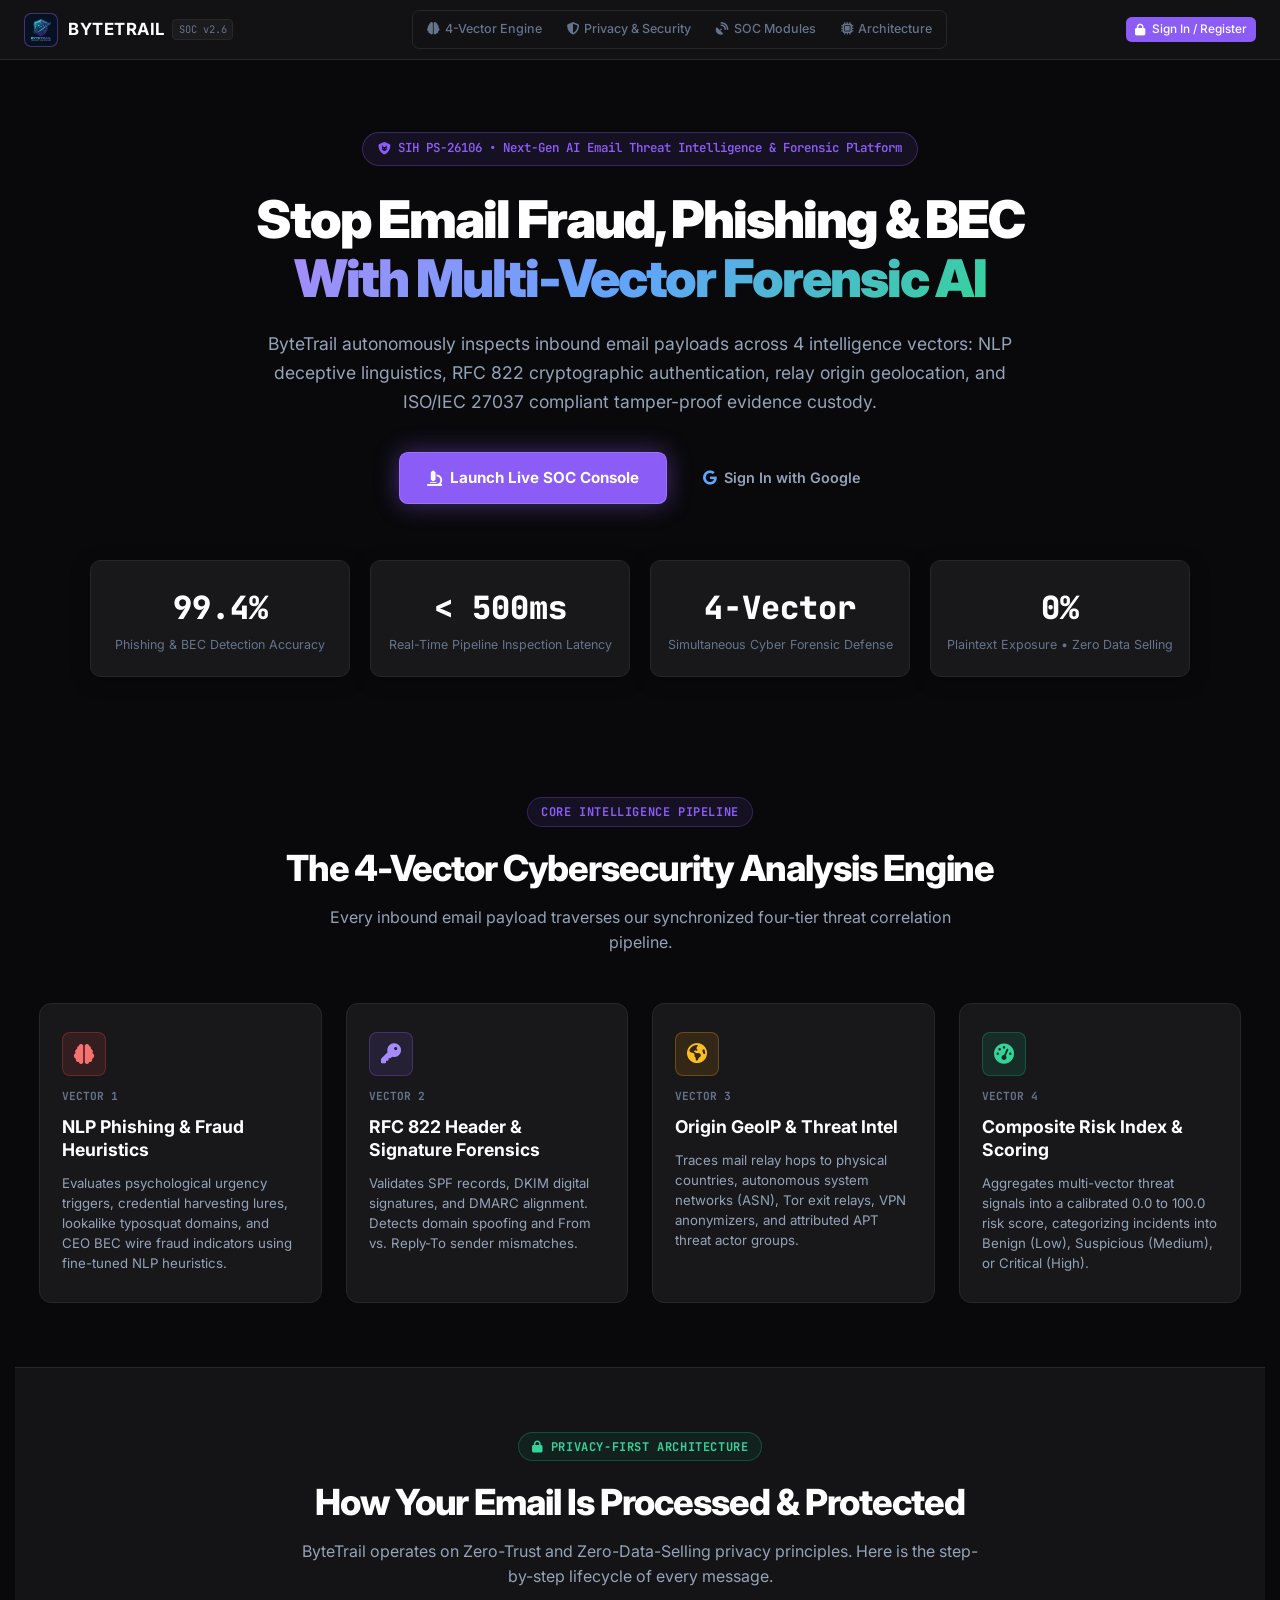
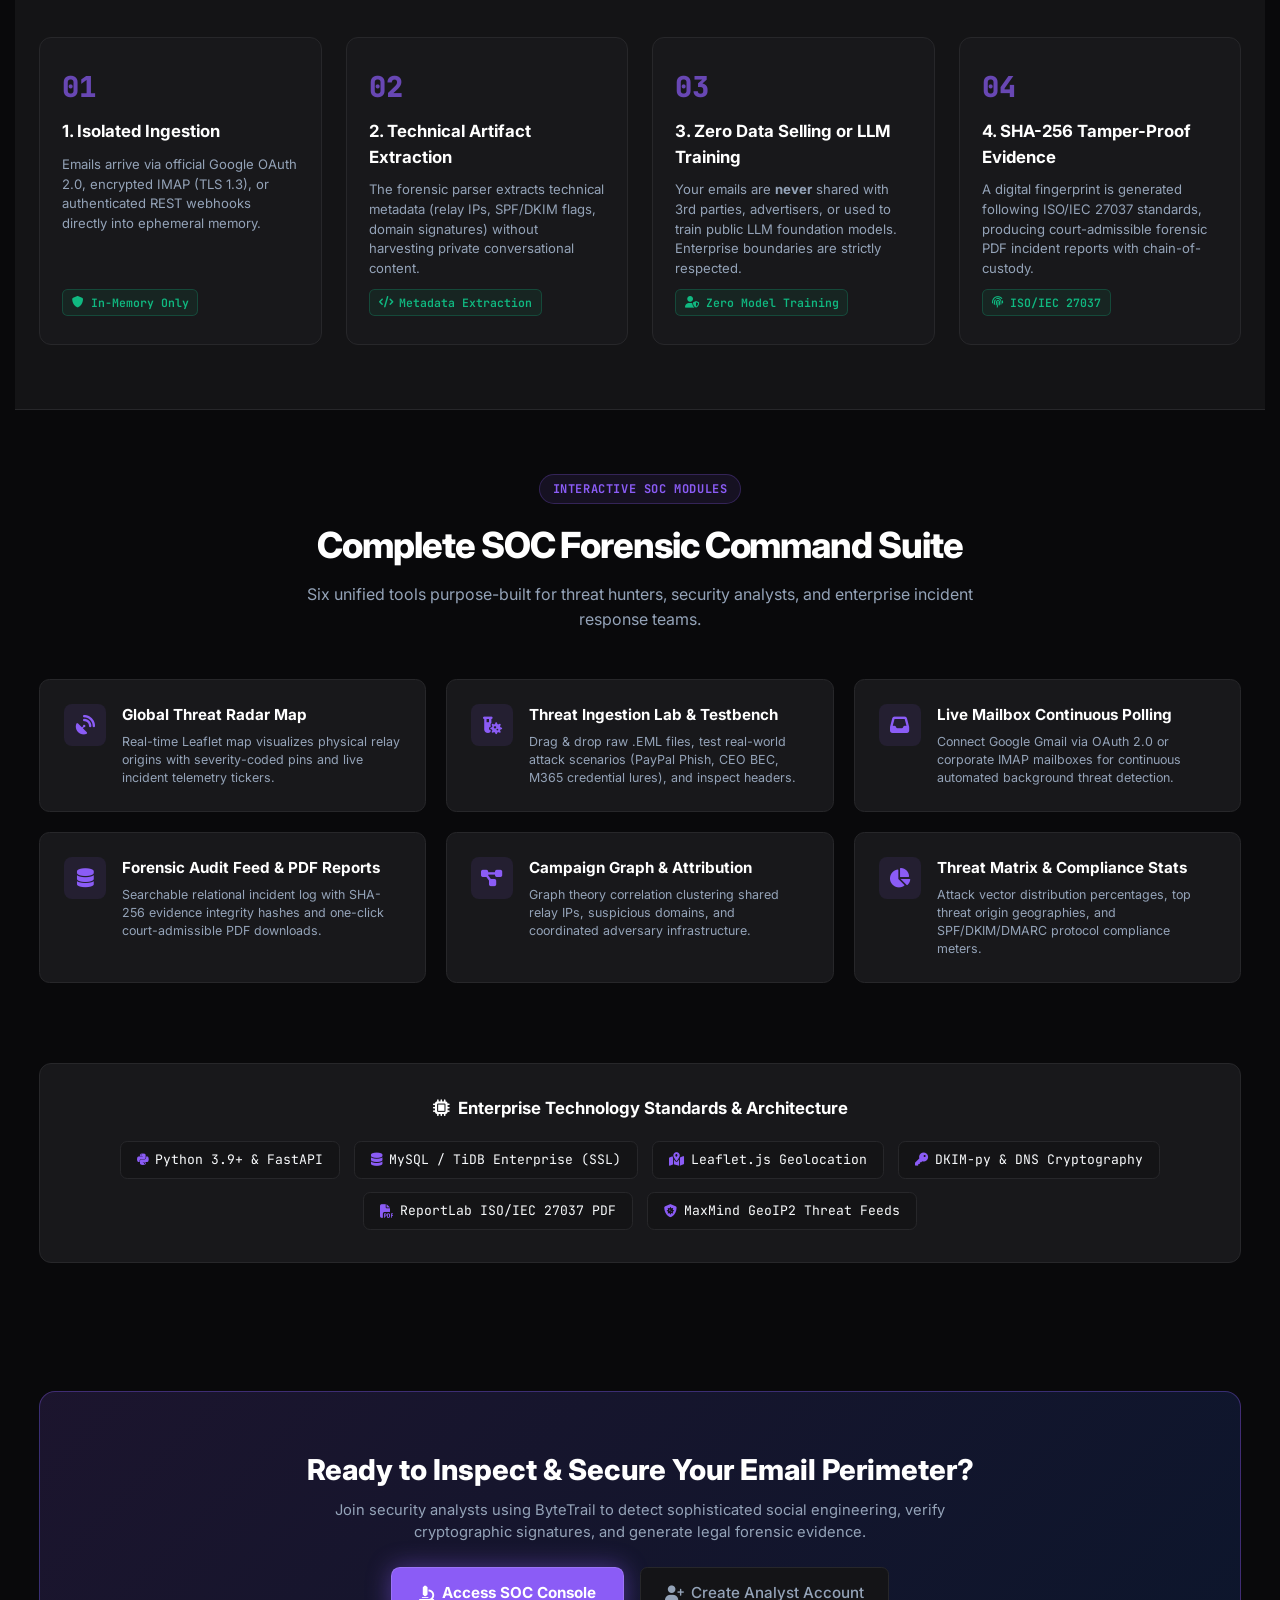
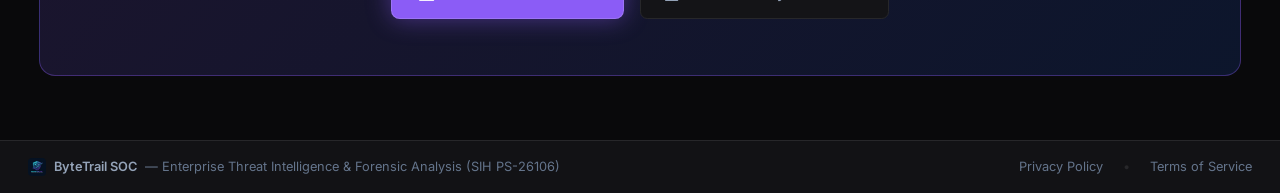
<file: frontend/index.html>
<!DOCTYPE html>
<html lang="en">
<head>
    <meta charset="UTF-8">
    <meta name="viewport" content="width=device-width, initial-scale=1.0, viewport-fit=cover">
    <title>ByteTrail — Enterprise Threat Intelligence & Email Forensics</title>
    
    <!-- Favicon -->
    <link rel="icon" type="image/png" href="assets/logo.png">
    
    <!-- Fonts -->
    <link rel="preconnect" href="https://fonts.googleapis.com">
    <link rel="preconnect" href="https://fonts.gstatic.com" crossorigin>
    <link href="https://fonts.googleapis.com/css2?family=Inter:wght@300;400;500;600;700;800;900&family=JetBrains+Mono:wght@400;500;600;700&display=swap" rel="stylesheet">
    
    <!-- FontAwesome Icons -->
    <link rel="stylesheet" href="https://cdnjs.cloudflare.com/ajax/libs/font-awesome/6.5.1/css/all.min.css">

    <!-- Styles -->
    <link rel="stylesheet" href="styles.css">
</head>
<body class="soc-theme">
    <div class="app-wrapper">
        <!-- Top Executive Navbar -->
        <header class="top-nav">
            <a href="index.html" class="brand-cluster" style="text-decoration: none;">
                <div class="brand-logo" style="overflow: hidden; display: flex; align-items: center; justify-content: center; padding: 0;">
                    <img src="assets/logo.png" alt="ByteTrail Logo" style="width: 100%; height: 100%; object-fit: cover; border-radius: inherit;">
                </div>
                <div class="brand-text">
                    <div class="brand-title-row">
                        <span class="brand-title">BYTETRAIL</span>
                        <span class="version-tag">SOC v2.6</span>
                    </div>
                </div>
            </a>

            <!-- Central Nav Links -->
            <nav class="nav-tabs landing-nav-links">
                <a href="#vectors" class="nav-tab"><i class="fa-solid fa-brain"></i> <span>4-Vector Engine</span></a>
                <a href="#privacy" class="nav-tab"><i class="fa-solid fa-shield-halved"></i> <span>Privacy & Security</span></a>
                <a href="#capabilities" class="nav-tab"><i class="fa-solid fa-satellite-dish"></i> <span>SOC Modules</span></a>
                <a href="#tech-stack" class="nav-tab"><i class="fa-solid fa-microchip"></i> <span>Architecture</span></a>
            </nav>

            <!-- Nav Actions & User Profile Area -->
            <div class="nav-right">
                <a href="login.html" class="btn btn-cyber-primary btn-sm" id="btn-landing-main-cta">
                    <i class="fa-solid fa-lock"></i>
                    <span id="label-landing-cta">Sign In / Register</span>
                </a>
            </div>
        </header>

        <!-- Main Product Showcase Landing Section -->
        <section class="landing-page">
            <!-- Hero Section -->
            <div class="hero-container">
                <div class="hero-badge">
                    <i class="fa-solid fa-shield-cat"></i>
                    <span>SIH PS-26106 • Next-Gen AI Email Threat Intelligence & Forensic Platform</span>
                </div>
                <h1 class="hero-title">
                    Stop Email Fraud, Phishing & BEC<br/>
                    <span class="text-gradient">With Multi-Vector Forensic AI</span>
                </h1>
                <p class="hero-subtitle">
                    ByteTrail autonomously inspects inbound email payloads across 4 intelligence vectors: NLP deceptive linguistics, RFC 822 cryptographic authentication, relay origin geolocation, and ISO/IEC 27037 compliant tamper-proof evidence custody.
                </p>
                <div class="hero-cta-row">
                    <a href="dashboard.html" class="btn btn-hero-primary">
                        <i class="fa-solid fa-microscope"></i>
                        <span>Launch Live SOC Console</span>
                    </a>
                    <a href="login.html" class="btn btn-hero-ghost">
                        <i class="fa-brands fa-google" style="color: #60a5fa;"></i>
                        <span>Sign In with Google</span>
                    </a>
                </div>

                <!-- High-Impact Telemetry Metrics Bar -->
                <div class="hero-metrics-grid">
                    <div class="hero-metric-card">
                        <div class="hero-metric-num">99.4%</div>
                        <div class="hero-metric-label">Phishing & BEC Detection Accuracy</div>
                    </div>
                    <div class="hero-metric-card">
                        <div class="hero-metric-num">&lt; 500ms</div>
                        <div class="hero-metric-label">Real-Time Pipeline Inspection Latency</div>
                    </div>
                    <div class="hero-metric-card">
                        <div class="hero-metric-num">4-Vector</div>
                        <div class="hero-metric-label">Simultaneous Cyber Forensic Defense</div>
                    </div>
                    <div class="hero-metric-card">
                        <div class="hero-metric-num">0%</div>
                        <div class="hero-metric-label">Plaintext Exposure • Zero Data Selling</div>
                    </div>
                </div>
            </div>

            <!-- 4-Vector Intelligence Engine Grid -->
            <div class="showcase-section" id="vectors">
                <div class="section-header-center">
                    <span class="section-pill">Core Intelligence Pipeline</span>
                    <h2 class="section-title">The 4-Vector Cybersecurity Analysis Engine</h2>
                    <p class="section-desc">Every inbound email payload traverses our synchronized four-tier threat correlation pipeline.</p>
                </div>

                <div class="engine-vectors-grid">
                    <div class="vector-card">
                        <div class="vector-icon-badge" style="background: rgba(239, 68, 68, 0.12); color: #f87171; border: 1px solid rgba(239, 68, 68, 0.3);">
                            <i class="fa-solid fa-brain"></i>
                        </div>
                        <div class="vector-step-tag">Vector 1</div>
                        <h3>NLP Phishing & Fraud Heuristics</h3>
                        <p>Evaluates psychological urgency triggers, credential harvesting lures, lookalike typosquat domains, and CEO BEC wire fraud indicators using fine-tuned NLP heuristics.</p>
                    </div>

                    <div class="vector-card">
                        <div class="vector-icon-badge" style="background: rgba(139, 92, 246, 0.12); color: #a78bfa; border: 1px solid rgba(139, 92, 246, 0.3);">
                            <i class="fa-solid fa-key"></i>
                        </div>
                        <div class="vector-step-tag">Vector 2</div>
                        <h3>RFC 822 Header & Signature Forensics</h3>
                        <p>Validates SPF records, DKIM digital signatures, and DMARC alignment. Detects domain spoofing and From vs. Reply-To sender mismatches.</p>
                    </div>

                    <div class="vector-card">
                        <div class="vector-icon-badge" style="background: rgba(245, 158, 11, 0.12); color: #fbbf24; border: 1px solid rgba(245, 158, 11, 0.3);">
                            <i class="fa-solid fa-earth-americas"></i>
                        </div>
                        <div class="vector-step-tag">Vector 3</div>
                        <h3>Origin GeoIP & Threat Intel</h3>
                        <p>Traces mail relay hops to physical countries, autonomous system networks (ASN), Tor exit relays, VPN anonymizers, and attributed APT threat actor groups.</p>
                    </div>

                    <div class="vector-card">
                        <div class="vector-icon-badge" style="background: rgba(16, 185, 129, 0.12); color: #34d399; border: 1px solid rgba(16, 185, 129, 0.3);">
                            <i class="fa-solid fa-gauge-high"></i>
                        </div>
                        <div class="vector-step-tag">Vector 4</div>
                        <h3>Composite Risk Index & Scoring</h3>
                        <p>Aggregates multi-vector threat signals into a calibrated 0.0 to 100.0 risk score, categorizing incidents into Benign (Low), Suspicious (Medium), or Critical (High).</p>
                    </div>
                </div>
            </div>

            <!-- "How Your Email Is Handled & Protected" Privacy Architecture -->
            <div class="showcase-section" id="privacy" style="background: var(--bg-surface); border-top: 1px solid var(--border-subtle); border-bottom: 1px solid var(--border-subtle);">
                <div class="section-header-center">
                    <span class="section-pill" style="color: #34d399; border-color: rgba(16, 185, 129, 0.3); background: rgba(16, 185, 129, 0.08);">
                        <i class="fa-solid fa-lock"></i> Privacy-First Architecture
                    </span>
                    <h2 class="section-title">How Your Email Is Processed & Protected</h2>
                    <p class="section-desc">ByteTrail operates on Zero-Trust and Zero-Data-Selling privacy principles. Here is the step-by-step lifecycle of every message.</p>
                </div>

                <div class="privacy-steps-grid">
                    <div class="privacy-step-box">
                        <div class="step-num-badge">01</div>
                        <h4>1. Isolated Ingestion</h4>
                        <p>Emails arrive via official Google OAuth 2.0, encrypted IMAP (TLS 1.3), or authenticated REST webhooks directly into ephemeral memory.</p>
                        <div class="step-badge-tag"><i class="fa-solid fa-shield"></i> In-Memory Only</div>
                    </div>

                    <div class="privacy-step-box">
                        <div class="step-num-badge">02</div>
                        <h4>2. Technical Artifact Extraction</h4>
                        <p>The forensic parser extracts technical metadata (relay IPs, SPF/DKIM flags, domain signatures) without harvesting private conversational content.</p>
                        <div class="step-badge-tag"><i class="fa-solid fa-code"></i> Metadata Extraction</div>
                    </div>

                    <div class="privacy-step-box">
                        <div class="step-num-badge">03</div>
                        <h4>3. Zero Data Selling or LLM Training</h4>
                        <p>Your emails are <strong>never</strong> shared with 3rd parties, advertisers, or used to train public LLM foundation models. Enterprise boundaries are strictly respected.</p>
                        <div class="step-badge-tag"><i class="fa-solid fa-user-shield"></i> Zero Model Training</div>
                    </div>

                    <div class="privacy-step-box">
                        <div class="step-num-badge">04</div>
                        <h4>4. SHA-256 Tamper-Proof Evidence</h4>
                        <p>A digital fingerprint is generated following ISO/IEC 27037 standards, producing court-admissible forensic PDF incident reports with chain-of-custody.</p>
                        <div class="step-badge-tag"><i class="fa-solid fa-fingerprint"></i> ISO/IEC 27037</div>
                    </div>
                </div>
            </div>

            <!-- Platform Capabilities Showcase -->
            <div class="showcase-section" id="capabilities">
                <div class="section-header-center">
                    <span class="section-pill">Interactive SOC Modules</span>
                    <h2 class="section-title">Complete SOC Forensic Command Suite</h2>
                    <p class="section-desc">Six unified tools purpose-built for threat hunters, security analysts, and enterprise incident response teams.</p>
                </div>

                <div class="capabilities-grid">
                    <a href="dashboard.html" class="capability-card" style="text-decoration: none;">
                        <div class="cap-icon"><i class="fa-solid fa-satellite-dish"></i></div>
                        <div class="cap-info">
                            <h4>Global Threat Radar Map</h4>
                            <p>Real-time Leaflet map visualizes physical relay origins with severity-coded pins and live incident telemetry tickers.</p>
                        </div>
                    </a>

                    <a href="dashboard.html" class="capability-card" style="text-decoration: none;">
                        <div class="cap-icon"><i class="fa-solid fa-vial-virus"></i></div>
                        <div class="cap-info">
                            <h4>Threat Ingestion Lab & Testbench</h4>
                            <p>Drag & drop raw .EML files, test real-world attack scenarios (PayPal Phish, CEO BEC, M365 credential lures), and inspect headers.</p>
                        </div>
                    </a>

                    <a href="dashboard.html" class="capability-card" style="text-decoration: none;">
                        <div class="cap-icon"><i class="fa-solid fa-inbox"></i></div>
                        <div class="cap-info">
                            <h4>Live Mailbox Continuous Polling</h4>
                            <p>Connect Google Gmail via OAuth 2.0 or corporate IMAP mailboxes for continuous automated background threat detection.</p>
                        </div>
                    </a>

                    <a href="dashboard.html" class="capability-card" style="text-decoration: none;">
                        <div class="cap-icon"><i class="fa-solid fa-database"></i></div>
                        <div class="cap-info">
                            <h4>Forensic Audit Feed & PDF Reports</h4>
                            <p>Searchable relational incident log with SHA-256 evidence integrity hashes and one-click court-admissible PDF downloads.</p>
                        </div>
                    </a>

                    <a href="dashboard.html" class="capability-card" style="text-decoration: none;">
                        <div class="cap-icon"><i class="fa-solid fa-diagram-project"></i></div>
                        <div class="cap-info">
                            <h4>Campaign Graph & Attribution</h4>
                            <p>Graph theory correlation clustering shared relay IPs, suspicious domains, and coordinated adversary infrastructure.</p>
                        </div>
                    </a>

                    <a href="dashboard.html" class="capability-card" style="text-decoration: none;">
                        <div class="cap-icon"><i class="fa-solid fa-chart-pie"></i></div>
                        <div class="cap-info">
                            <h4>Threat Matrix & Compliance Stats</h4>
                            <p>Attack vector distribution percentages, top threat origin geographies, and SPF/DKIM/DMARC protocol compliance meters.</p>
                        </div>
                    </a>
                </div>
            </div>

            <!-- Enterprise Tech Stack Banner -->
            <div class="showcase-section" id="tech-stack" style="padding-top: 1rem;">
                <div class="tech-stack-card">
                    <div class="tech-stack-title"><i class="fa-solid fa-microchip"></i> Enterprise Technology Standards & Architecture</div>
                    <div class="tech-badges-list">
                        <span class="tech-badge"><i class="fa-brands fa-python"></i> Python 3.9+ & FastAPI</span>
                        <span class="tech-badge"><i class="fa-solid fa-database"></i> MySQL / TiDB Enterprise (SSL)</span>
                        <span class="tech-badge"><i class="fa-solid fa-map-location-dot"></i> Leaflet.js Geolocation</span>
                        <span class="tech-badge"><i class="fa-solid fa-key"></i> DKIM-py & DNS Cryptography</span>
                        <span class="tech-badge"><i class="fa-solid fa-file-pdf"></i> ReportLab ISO/IEC 27037 PDF</span>
                        <span class="tech-badge"><i class="fa-solid fa-shield-virus"></i> MaxMind GeoIP2 Threat Feeds</span>
                    </div>
                </div>
            </div>

            <!-- Bottom CTA Banner -->
            <div class="showcase-section" style="padding-bottom: 4rem;">
                <div class="cta-banner">
                    <h2 style="font-size: 1.8rem; font-weight: 800; color: #fff; margin-bottom: 0.5rem;">Ready to Inspect & Secure Your Email Perimeter?</h2>
                    <p style="color: var(--text-secondary); max-width: 620px; margin: 0 auto 1.5rem; font-size: 0.92rem;">
                        Join security analysts using ByteTrail to detect sophisticated social engineering, verify cryptographic signatures, and generate legal forensic evidence.
                    </p>
                    <div style="display: flex; gap: 1rem; justify-content: center; flex-wrap: wrap;">
                        <a href="dashboard.html" class="btn btn-hero-primary">
                            <i class="fa-solid fa-microscope"></i>
                            <span>Access SOC Console</span>
                        </a>
                        <a href="register.html" class="btn btn-cyber-secondary" style="padding: 0.75rem 1.5rem; font-size: 0.95rem; text-decoration: none;">
                            <i class="fa-solid fa-user-plus"></i>
                            <span>Create Analyst Account</span>
                        </a>
                    </div>
                </div>
            </div>
        </section>

        <!-- Global SOC Footer -->
        <footer style="margin-top: auto; padding: 1rem 1.75rem; border-top: 1px solid var(--border-subtle); background: var(--bg-nav); display: flex; justify-content: space-between; align-items: center; font-size: 0.8rem; color: var(--text-muted); flex-wrap: wrap; gap: 0.75rem;">
            <div style="display: flex; align-items: center; gap: 0.5rem;">
                <img src="assets/logo.png" alt="ByteTrail" style="width: 18px; height: 18px; border-radius: 4px; object-fit: cover;">
                <span style="font-weight: 600; color: var(--text-secondary);">ByteTrail SOC</span>
                <span>— Enterprise Threat Intelligence & Forensic Analysis (SIH PS-26106)</span>
            </div>
            <div style="display: flex; align-items: center; gap: 1.25rem;">
                <a href="privacy.html" target="_blank" style="color: var(--text-muted); text-decoration: none;">Privacy Policy</a>
                <span style="color: var(--border-subtle);">•</span>
                <a href="terms.html" target="_blank" style="color: var(--text-muted); text-decoration: none;">Terms of Service</a>
            </div>
        </footer>
    </div>

    <!-- Toast Container -->
    <div class="toast-container" id="toast-container"></div>

    <script src="config.js"></script>
    <script src="auth.js"></script>
    <script>
        // Update navbar CTA if already logged in
        const token = getAuthToken();
        const user = getAuthUser();
        if (token && user) {
            const ctaBtn = document.getElementById("btn-landing-main-cta");
            const ctaLabel = document.getElementById("label-landing-cta");
            if (ctaBtn) {
                ctaBtn.href = "dashboard.html";
                ctaBtn.className = "btn btn-cyber-primary btn-sm";
            }
            if (ctaLabel) {
                ctaLabel.textContent = `Console (${user.full_name.split(" ")[0]})`;
            }
        }

        function showToast(msg, type = "info") {
            const container = document.getElementById("toast-container");
            if (!container) return;
            const toast = document.createElement("div");
            toast.className = `toast-msg toast-${type}`;
            toast.innerHTML = msg;
            container.appendChild(toast);
            setTimeout(() => {
                toast.style.opacity = "0";
                toast.style.transform = "translateY(10px)";
                setTimeout(() => toast.remove(), 300);
            }, 3500);
        }
    </script>
</body>
</html>
</file>
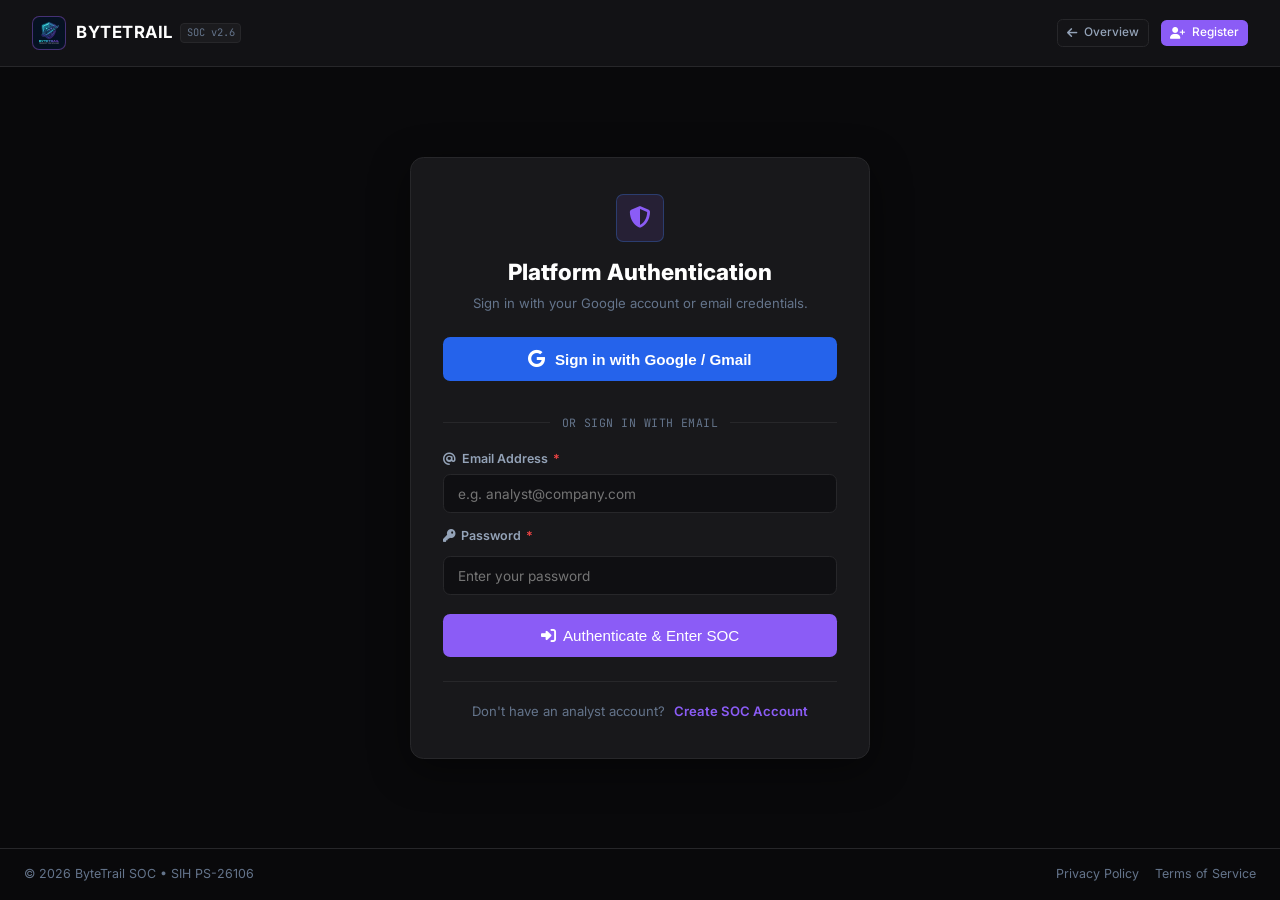
<file: frontend/login.html>
<!DOCTYPE html>
<html lang="en">
<head>
    <meta charset="UTF-8">
    <meta name="viewport" content="width=device-width, initial-scale=1.0, viewport-fit=cover">
    <title>Sign In — ByteTrail Threat Intelligence SOC</title>
    
    <!-- Favicon -->
    <link rel="icon" type="image/png" href="assets/logo.png">
    
    <!-- Fonts -->
    <link rel="preconnect" href="https://fonts.googleapis.com">
    <link rel="preconnect" href="https://fonts.gstatic.com" crossorigin>
    <link href="https://fonts.googleapis.com/css2?family=Inter:wght@300;400;500;600;700;800;900&family=JetBrains+Mono:wght@400;500;600;700&display=swap" rel="stylesheet">
    
    <!-- FontAwesome Icons -->
    <link rel="stylesheet" href="https://cdnjs.cloudflare.com/ajax/libs/font-awesome/6.5.1/css/all.min.css">

    <!-- Styles -->
    <link rel="stylesheet" href="styles.css">
</head>
<body class="soc-theme auth-page-body">
    <div class="auth-page-wrapper">
        <!-- Top Nav Bar -->
        <header class="auth-page-nav">
            <a href="index.html" class="brand-cluster" style="text-decoration: none;">
                <div class="brand-logo" style="overflow: hidden; display: flex; align-items: center; justify-content: center; padding: 0;">
                    <img src="assets/logo.png" alt="ByteTrail Logo" style="width: 100%; height: 100%; object-fit: cover; border-radius: inherit;">
                </div>
                <div class="brand-text">
                    <div class="brand-title-row">
                        <span class="brand-title">BYTETRAIL</span>
                        <span class="version-tag">SOC v2.6</span>
                    </div>
                </div>
            </a>

            <div style="display: flex; gap: 0.75rem; align-items: center;">
                <a href="index.html" class="btn btn-cyber-secondary btn-sm"><i class="fa-solid fa-arrow-left"></i> Overview</a>
                <a href="register.html" class="btn btn-cyber-primary btn-sm"><i class="fa-solid fa-user-plus"></i> Register</a>
            </div>
        </header>

        <!-- Main Auth Container -->
        <main class="auth-card-container">
            <div class="card auth-card">
                <div class="auth-card-header">
                    <div class="modal-icon-badge" style="width: 48px; height: 48px; font-size: 1.35rem; margin: 0 auto 0.85rem;">
                        <i class="fa-solid fa-shield-halved"></i>
                    </div>
                    <h2>Platform Authentication</h2>
                    <p>Sign in with your Google account or email credentials.</p>
                </div>

                <!-- Google / Gmail 1-Click Login Button -->
                <button type="button" class="btn btn-cyber-primary" id="btn-google-login" style="width: 100%; justify-content: center; padding: 0.8rem; font-size: 0.95rem; background: #2563eb; font-weight: 600; gap: 0.6rem; border-color: rgba(96, 165, 250, 0.4); margin-bottom: 0.85rem;">
                    <i class="fa-brands fa-google" style="font-size: 1.1rem;"></i>
                    <span>Sign in with Google / Gmail</span>
                    <span class="spinner hidden" id="google-login-spinner"></span>
                </button>

                <div style="display: flex; align-items: center; gap: 0.75rem; margin: 1.25rem 0 1.15rem;">
                    <div style="flex: 1; height: 1px; background: var(--border-subtle);"></div>
                    <span style="font-size: 0.72rem; color: var(--text-muted); text-transform: uppercase; font-family: var(--font-mono); letter-spacing: 0.04em;">OR Sign In With Email</span>
                    <div style="flex: 1; height: 1px; background: var(--border-subtle);"></div>
                </div>

                <!-- Sign In Form -->
                <form id="page-signin-form" class="auth-form">
                    <div class="form-field">
                        <label for="signin-email"><i class="fa-solid fa-at"></i> Email Address <span class="req">*</span></label>
                        <input type="email" id="signin-email" placeholder="e.g. analyst@company.com" required autocomplete="username">
                    </div>

                    <div class="form-field">
                        <div style="display: flex; justify-content: space-between; align-items: center; margin-bottom: 0.35rem;">
                            <label for="signin-password" style="margin-bottom: 0;"><i class="fa-solid fa-key"></i> Password <span class="req">*</span></label>
                        </div>
                        <input type="password" id="signin-password" placeholder="Enter your password" required autocomplete="current-password">
                    </div>

                    <div id="signin-alert" class="hidden alert-box-auth"></div>

                    <button type="submit" class="btn btn-cyber-primary" id="btn-submit-signin" style="width: 100%; justify-content: center; padding: 0.8rem; font-size: 0.95rem; margin-top: 0.35rem;">
                        <i class="fa-solid fa-right-to-bracket"></i>
                        <span>Authenticate & Enter SOC</span>
                        <span class="spinner hidden" id="signin-spinner"></span>
                    </button>
                </form>

                <div class="auth-card-footer">
                    <span>Don't have an analyst account?</span>
                    <a href="register.html">Create SOC Account</a>
                </div>
            </div>
        </main>

        <!-- Footer -->
        <footer style="padding: 1rem 1.5rem; text-align: center; font-size: 0.78rem; color: var(--text-muted); border-top: 1px solid var(--border-subtle); display: flex; justify-content: space-between; align-items: center; flex-wrap: wrap; gap: 0.5rem;">
            <div>© 2026 ByteTrail SOC • SIH PS-26106</div>
            <div style="display: flex; gap: 1rem;">
                <a href="privacy.html" style="color: var(--text-muted); text-decoration: none;">Privacy Policy</a>
                <a href="terms.html" style="color: var(--text-muted); text-decoration: none;">Terms of Service</a>
            </div>
        </footer>
    </div>

    <!-- Toast Notifications -->
    <div class="toast-container" id="toast-container"></div>

    <script src="config.js"></script>
    <script src="auth.js"></script>
    <script>
        // Auto-redirect if already authenticated
        if (getAuthToken()) {
            const params = new URLSearchParams(window.location.search);
            const redirect = params.get("redirect") || "dashboard.html";
            window.location.href = redirect;
        }

        // Google / Gmail Sign In Button
        document.getElementById("btn-google-login")?.addEventListener("click", async () => {
            const spinner = document.getElementById("google-login-spinner");
            spinner?.classList.remove("hidden");
            showToast("🌐 Opening Google Sign-In...", "info");

            try {
                // Try official OAuth popup first
                await openGoogleOAuthPopup("login");
            } catch {
                // Fallback simulation for local/testing
                try {
                    const data = await executeGoogleSignIn("analyst.google.account@gmail.com", "Google Analyst");
                    showToast(`✅ Welcome, ${data.user.full_name}! Redirecting...`, "success");
                    setTimeout(() => window.location.href = "dashboard.html", 600);
                } catch (e) {
                    showToast(`❌ Google Sign-In error: ${e.message}`, "error");
                }
            } finally {
                setTimeout(() => spinner?.classList.add("hidden"), 1500);
            }
        });

        // Listen for Google OAuth Callback message from popup window
        window.addEventListener("message", (event) => {
            if (event.data && event.data.type === "GOOGLE_SIGNIN_SUCCESS") {
                setAuthSession(event.data.token, event.data.user);
                showToast(`✅ Google Sign-In Success: Welcome ${event.data.user.full_name || event.data.user.email}!`, "success");
                const params = new URLSearchParams(window.location.search);
                const redirect = params.get("redirect") || "dashboard.html";
                setTimeout(() => window.location.href = redirect, 500);
            }
        });

        // Sign In Form Handler
        document.getElementById("page-signin-form")?.addEventListener("submit", async (e) => {
            e.preventDefault();
            const email = document.getElementById("signin-email").value;
            const password = document.getElementById("signin-password").value;
            const alertBox = document.getElementById("signin-alert");
            const spinner = document.getElementById("signin-spinner");
            const btn = document.getElementById("btn-submit-signin");

            alertBox.classList.add("hidden");
            spinner.classList.remove("hidden");
            btn.disabled = true;

            try {
                const data = await executeLogin(email, password);
                showToast(`✅ Welcome, ${data.user.full_name || data.user.email}! Redirecting...`, "success");
                const params = new URLSearchParams(window.location.search);
                const redirect = params.get("redirect") || "dashboard.html";
                setTimeout(() => window.location.href = redirect, 500);
            } catch (err) {
                alertBox.textContent = `❌ ${err.message}`;
                alertBox.classList.remove("hidden");
            } finally {
                spinner.classList.add("hidden");
                btn.disabled = false;
            }
        });

        function showToast(msg, type = "info") {
            const container = document.getElementById("toast-container");
            if (!container) return;
            const toast = document.createElement("div");
            toast.className = `toast-msg toast-${type}`;
            toast.innerHTML = msg;
            container.appendChild(toast);
            setTimeout(() => {
                toast.style.opacity = "0";
                toast.style.transform = "translateY(10px)";
                setTimeout(() => toast.remove(), 300);
            }, 3500);
        }
    </script>
</body>
</html>
</file>
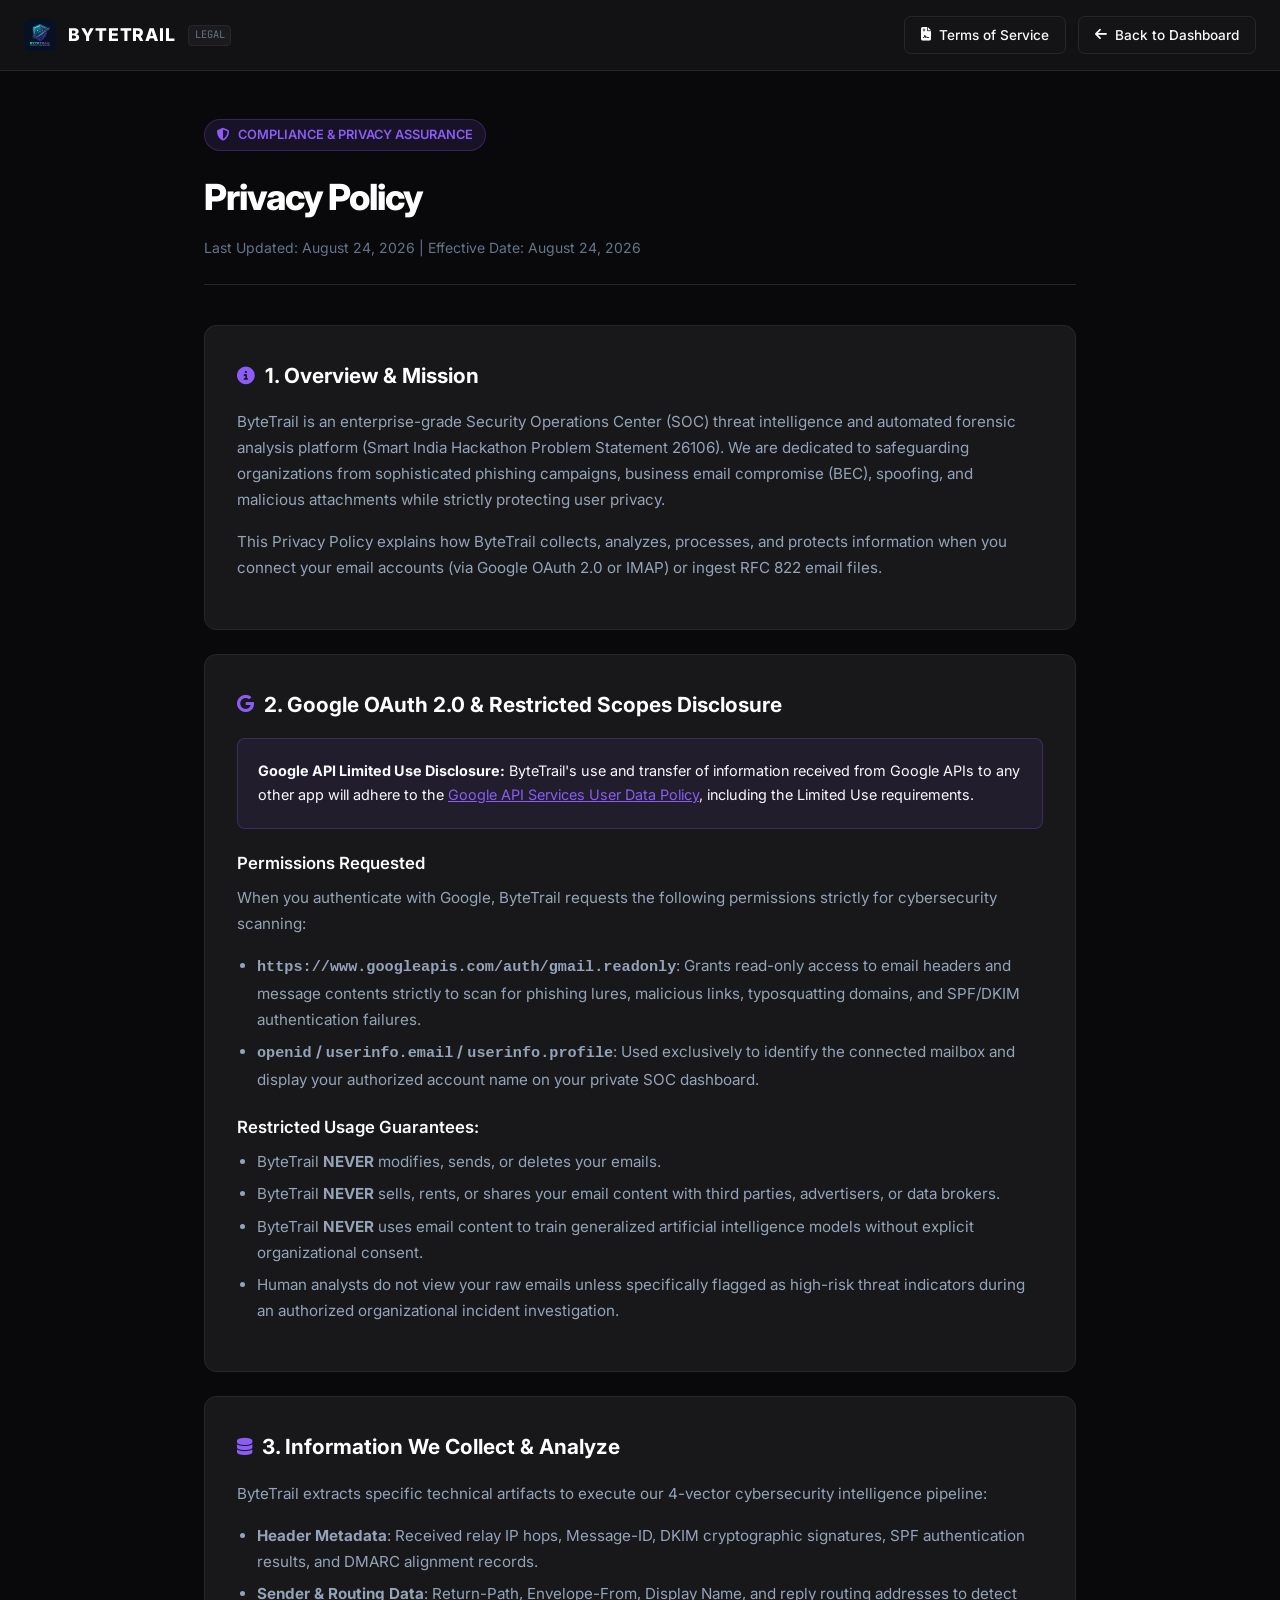
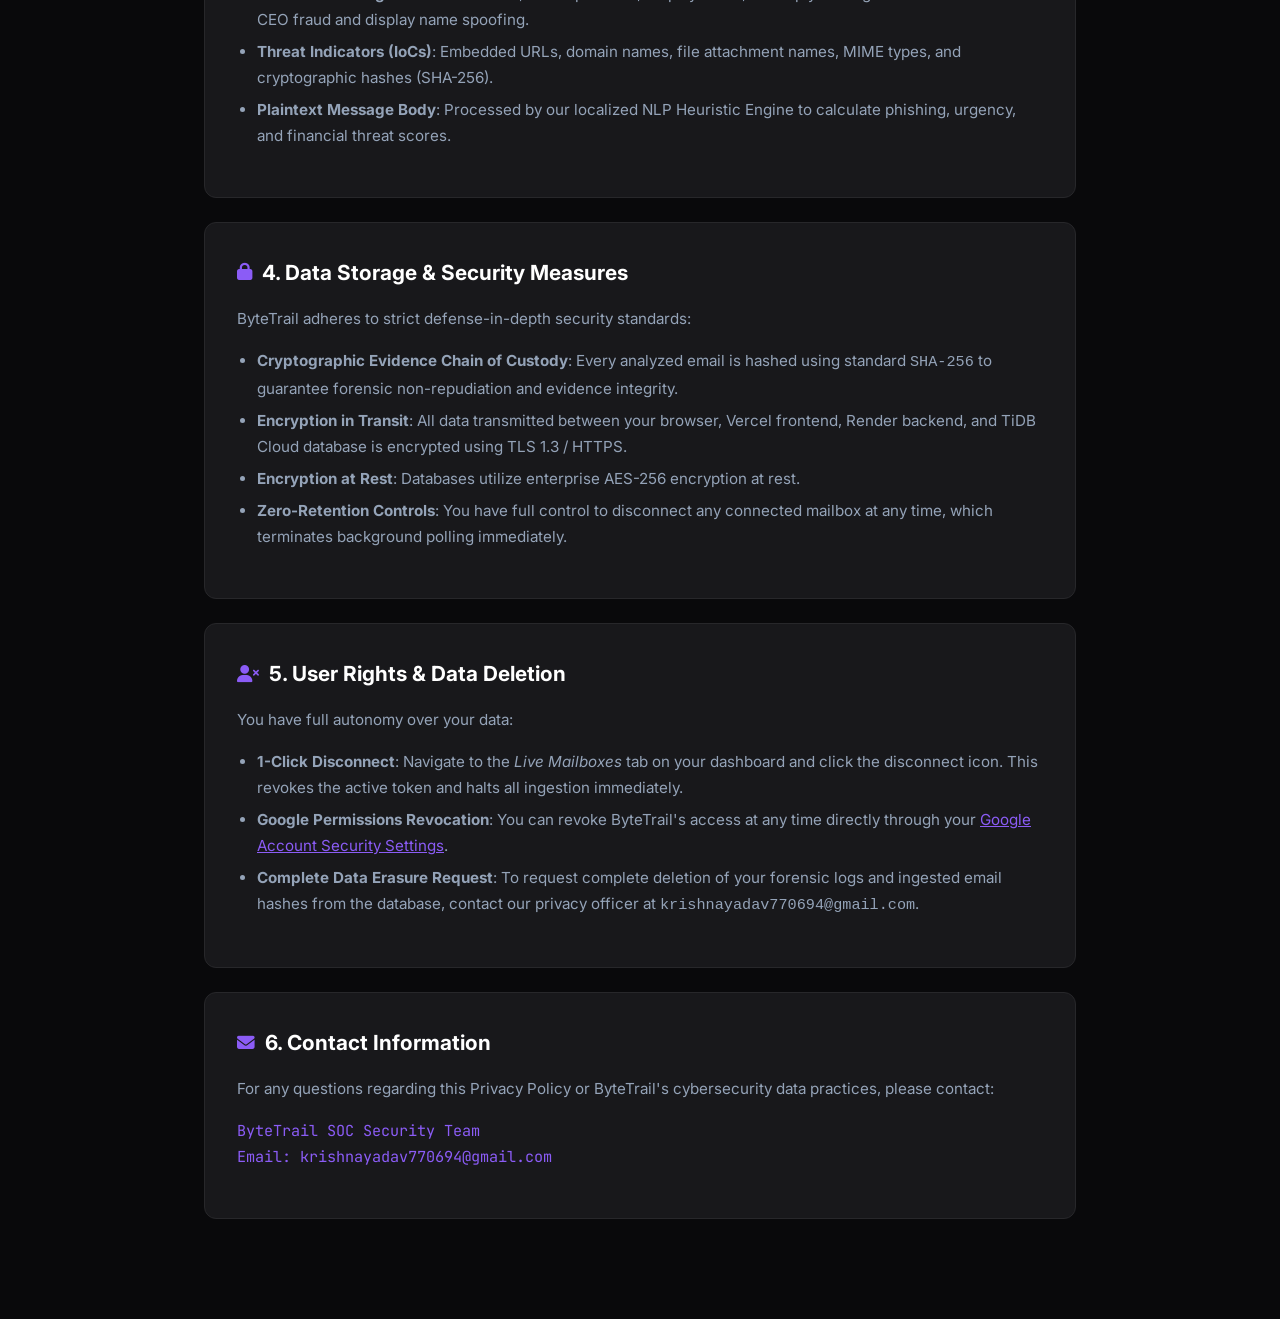
<file: frontend/privacy.html>
<!DOCTYPE html>
<html lang="en">
<head>
    <meta charset="UTF-8">
    <meta name="viewport" content="width=device-width, initial-scale=1.0">
    <title>Privacy Policy — ByteTrail Threat Intelligence Platform</title>
    <link rel="icon" type="image/png" href="assets/logo.png">
    
    <!-- Fonts -->
    <link rel="preconnect" href="https://fonts.googleapis.com">
    <link rel="preconnect" href="https://fonts.gstatic.com" crossorigin>
    <link href="https://fonts.googleapis.com/css2?family=Inter:wght@300;400;500;600;700;800&family=JetBrains+Mono:wght@400;500;600;700&display=swap" rel="stylesheet">
    <link rel="stylesheet" href="https://cdnjs.cloudflare.com/ajax/libs/font-awesome/6.5.1/css/all.min.css">
    <link rel="stylesheet" href="styles.css">
    
    <style>
        .policy-container {
            max-width: 920px;
            margin: 0 auto;
            padding: 3rem 1.5rem 5rem;
            color: var(--text-primary);
            line-height: 1.7;
        }
        .policy-header {
            margin-bottom: 2.5rem;
            padding-bottom: 1.5rem;
            border-bottom: 1px solid var(--border-subtle);
        }
        .policy-badge {
            display: inline-flex;
            align-items: center;
            gap: 0.5rem;
            padding: 0.25rem 0.75rem;
            border-radius: 9999px;
            background: var(--primary-bg);
            color: var(--primary);
            font-size: 0.8rem;
            font-weight: 600;
            margin-bottom: 1rem;
            border: 1px solid rgba(139, 92, 246, 0.25);
        }
        .policy-title {
            font-size: 2.25rem;
            font-weight: 800;
            color: var(--text-bright);
            letter-spacing: -0.03em;
            margin-bottom: 0.5rem;
        }
        .policy-meta {
            color: var(--text-muted);
            font-size: 0.875rem;
        }
        .policy-section {
            background: var(--bg-card);
            border: 1px solid var(--border-card);
            border-radius: 0.75rem;
            padding: 2rem;
            margin-bottom: 1.5rem;
        }
        .policy-section h2 {
            color: var(--text-bright);
            font-size: 1.3rem;
            font-weight: 700;
            margin-bottom: 1rem;
            display: flex;
            align-items: center;
            gap: 0.6rem;
        }
        .policy-section h2 i {
            color: var(--primary);
            font-size: 1.1rem;
        }
        .policy-section h3 {
            color: var(--text-primary);
            font-size: 1.05rem;
            font-weight: 600;
            margin: 1.25rem 0 0.5rem;
        }
        .policy-section p {
            color: var(--text-secondary);
            font-size: 0.95rem;
            margin-bottom: 1rem;
        }
        .policy-section ul {
            color: var(--text-secondary);
            font-size: 0.95rem;
            padding-left: 1.25rem;
            margin-bottom: 1rem;
        }
        .policy-section li {
            margin-bottom: 0.4rem;
        }
        .highlight-box {
            background: rgba(139, 92, 246, 0.08);
            border: 1px solid rgba(139, 92, 246, 0.25);
            border-radius: 0.5rem;
            padding: 1.25rem;
            margin: 1rem 0;
            color: var(--text-primary);
            font-size: 0.9rem;
        }
        .policy-nav {
            display: flex;
            justify-content: space-between;
            align-items: center;
            padding: 1rem 1.5rem;
            background: var(--bg-nav);
            border-bottom: 1px solid var(--border-subtle);
        }
        .btn-back {
            display: inline-flex;
            align-items: center;
            gap: 0.5rem;
            padding: 0.5rem 1rem;
            border-radius: 0.4rem;
            background: var(--bg-surface);
            color: var(--text-primary);
            text-decoration: none;
            font-size: 0.85rem;
            font-weight: 500;
            border: 1px solid var(--border-subtle);
            transition: all 0.2s ease;
        }
        .btn-back:hover {
            border-color: var(--primary);
            color: var(--primary);
        }
        @media (max-width: 640px) {
            .policy-container {
                padding: 1.5rem 1rem 3rem;
            }
            .policy-title {
                font-size: 1.6rem;
            }
            .policy-section {
                padding: 1.25rem 1rem;
                border-radius: 0.5rem;
            }
            .policy-nav {
                padding: 0.75rem 1rem;
                flex-direction: column;
                gap: 0.75rem;
                align-items: flex-start;
            }
            .policy-nav > div:last-child {
                width: 100%;
                display: flex;
                flex-direction: column;
                gap: 0.5rem;
            }
            .btn-back {
                width: 100%;
                justify-content: center;
            }
        }
    </style>
</head>
<body class="soc-theme">
    <!-- Navbar -->
    <header class="policy-nav">
        <div class="brand-cluster" style="display: flex; align-items: center; gap: 0.75rem;">
            <img src="assets/logo.png" alt="ByteTrail Logo" style="width: 32px; height: 32px; border-radius: 6px; object-fit: cover;">
            <span style="font-weight: 800; letter-spacing: 0.05em; color: #fff; font-size: 1.1rem;">BYTETRAIL</span>
            <span class="version-tag">LEGAL</span>
        </div>
        <div style="display: flex; gap: 0.75rem;">
            <a href="terms.html" class="btn-back"><i class="fa-solid fa-file-contract"></i> Terms of Service</a>
            <a href="index.html" class="btn-back"><i class="fa-solid fa-arrow-left"></i> Back to Dashboard</a>
        </div>
    </header>

    <div class="policy-container">
        <div class="policy-header">
            <div class="policy-badge"><i class="fa-solid fa-shield-halved"></i> COMPLIANCE & PRIVACY ASSURANCE</div>
            <h1 class="policy-title">Privacy Policy</h1>
            <div class="policy-meta">Last Updated: August 24, 2026 | Effective Date: August 24, 2026</div>
        </div>

        <div class="policy-section">
            <h2><i class="fa-solid fa-circle-info"></i> 1. Overview & Mission</h2>
            <p>ByteTrail is an enterprise-grade Security Operations Center (SOC) threat intelligence and automated forensic analysis platform (Smart India Hackathon Problem Statement 26106). We are dedicated to safeguarding organizations from sophisticated phishing campaigns, business email compromise (BEC), spoofing, and malicious attachments while strictly protecting user privacy.</p>
            <p>This Privacy Policy explains how ByteTrail collects, analyzes, processes, and protects information when you connect your email accounts (via Google OAuth 2.0 or IMAP) or ingest RFC 822 email files.</p>
        </div>

        <div class="policy-section">
            <h2><i class="fa-brands fa-google"></i> 2. Google OAuth 2.0 & Restricted Scopes Disclosure</h2>
            <div class="highlight-box">
                <strong>Google API Limited Use Disclosure:</strong> ByteTrail's use and transfer of information received from Google APIs to any other app will adhere to the <a href="https://developers.google.com/terms/api-services-user-data-policy" target="_blank" style="color: var(--primary); text-decoration: underline;">Google API Services User Data Policy</a>, including the Limited Use requirements.
            </div>
            <h3>Permissions Requested</h3>
            <p>When you authenticate with Google, ByteTrail requests the following permissions strictly for cybersecurity scanning:</p>
            <ul>
                <li><strong><code>https://www.googleapis.com/auth/gmail.readonly</code></strong>: Grants read-only access to email headers and message contents strictly to scan for phishing lures, malicious links, typosquatting domains, and SPF/DKIM authentication failures.</li>
                <li><strong><code>openid</code> / <code>userinfo.email</code> / <code>userinfo.profile</code></strong>: Used exclusively to identify the connected mailbox and display your authorized account name on your private SOC dashboard.</li>
            </ul>
            <h3>Restricted Usage Guarantees:</h3>
            <ul>
                <li>ByteTrail <strong>NEVER</strong> modifies, sends, or deletes your emails.</li>
                <li>ByteTrail <strong>NEVER</strong> sells, rents, or shares your email content with third parties, advertisers, or data brokers.</li>
                <li>ByteTrail <strong>NEVER</strong> uses email content to train generalized artificial intelligence models without explicit organizational consent.</li>
                <li>Human analysts do not view your raw emails unless specifically flagged as high-risk threat indicators during an authorized organizational incident investigation.</li>
            </ul>
        </div>

        <div class="policy-section">
            <h2><i class="fa-solid fa-database"></i> 3. Information We Collect & Analyze</h2>
            <p>ByteTrail extracts specific technical artifacts to execute our 4-vector cybersecurity intelligence pipeline:</p>
            <ul>
                <li><strong>Header Metadata</strong>: Received relay IP hops, Message-ID, DKIM cryptographic signatures, SPF authentication results, and DMARC alignment records.</li>
                <li><strong>Sender & Routing Data</strong>: Return-Path, Envelope-From, Display Name, and reply routing addresses to detect CEO fraud and display name spoofing.</li>
                <li><strong>Threat Indicators (IoCs)</strong>: Embedded URLs, domain names, file attachment names, MIME types, and cryptographic hashes (SHA-256).</li>
                <li><strong>Plaintext Message Body</strong>: Processed by our localized NLP Heuristic Engine to calculate phishing, urgency, and financial threat scores.</li>
            </ul>
        </div>

        <div class="policy-section">
            <h2><i class="fa-solid fa-lock"></i> 4. Data Storage & Security Measures</h2>
            <p>ByteTrail adheres to strict defense-in-depth security standards:</p>
            <ul>
                <li><strong>Cryptographic Evidence Chain of Custody</strong>: Every analyzed email is hashed using standard <code>SHA-256</code> to guarantee forensic non-repudiation and evidence integrity.</li>
                <li><strong>Encryption in Transit</strong>: All data transmitted between your browser, Vercel frontend, Render backend, and TiDB Cloud database is encrypted using TLS 1.3 / HTTPS.</li>
                <li><strong>Encryption at Rest</strong>: Databases utilize enterprise AES-256 encryption at rest.</li>
                <li><strong>Zero-Retention Controls</strong>: You have full control to disconnect any connected mailbox at any time, which terminates background polling immediately.</li>
            </ul>
        </div>

        <div class="policy-section">
            <h2><i class="fa-solid fa-user-xmark"></i> 5. User Rights & Data Deletion</h2>
            <p>You have full autonomy over your data:</p>
            <ul>
                <li><strong>1-Click Disconnect</strong>: Navigate to the <em>Live Mailboxes</em> tab on your dashboard and click the disconnect icon. This revokes the active token and halts all ingestion immediately.</li>
                <li><strong>Google Permissions Revocation</strong>: You can revoke ByteTrail's access at any time directly through your <a href="https://myaccount.google.com/permissions" target="_blank" style="color: var(--primary); text-decoration: underline;">Google Account Security Settings</a>.</li>
                <li><strong>Complete Data Erasure Request</strong>: To request complete deletion of your forensic logs and ingested email hashes from the database, contact our privacy officer at <code>krishnayadav770694@gmail.com</code>.</li>
            </ul>
        </div>

        <div class="policy-section">
            <h2><i class="fa-solid fa-envelope"></i> 6. Contact Information</h2>
            <p>For any questions regarding this Privacy Policy or ByteTrail's cybersecurity data practices, please contact:</p>
            <p style="font-family: var(--font-mono); color: var(--primary);">
                ByteTrail SOC Security Team<br>
                Email: krishnayadav770694@gmail.com
            </p>
        </div>
    </div>
</body>
</html>
</file>
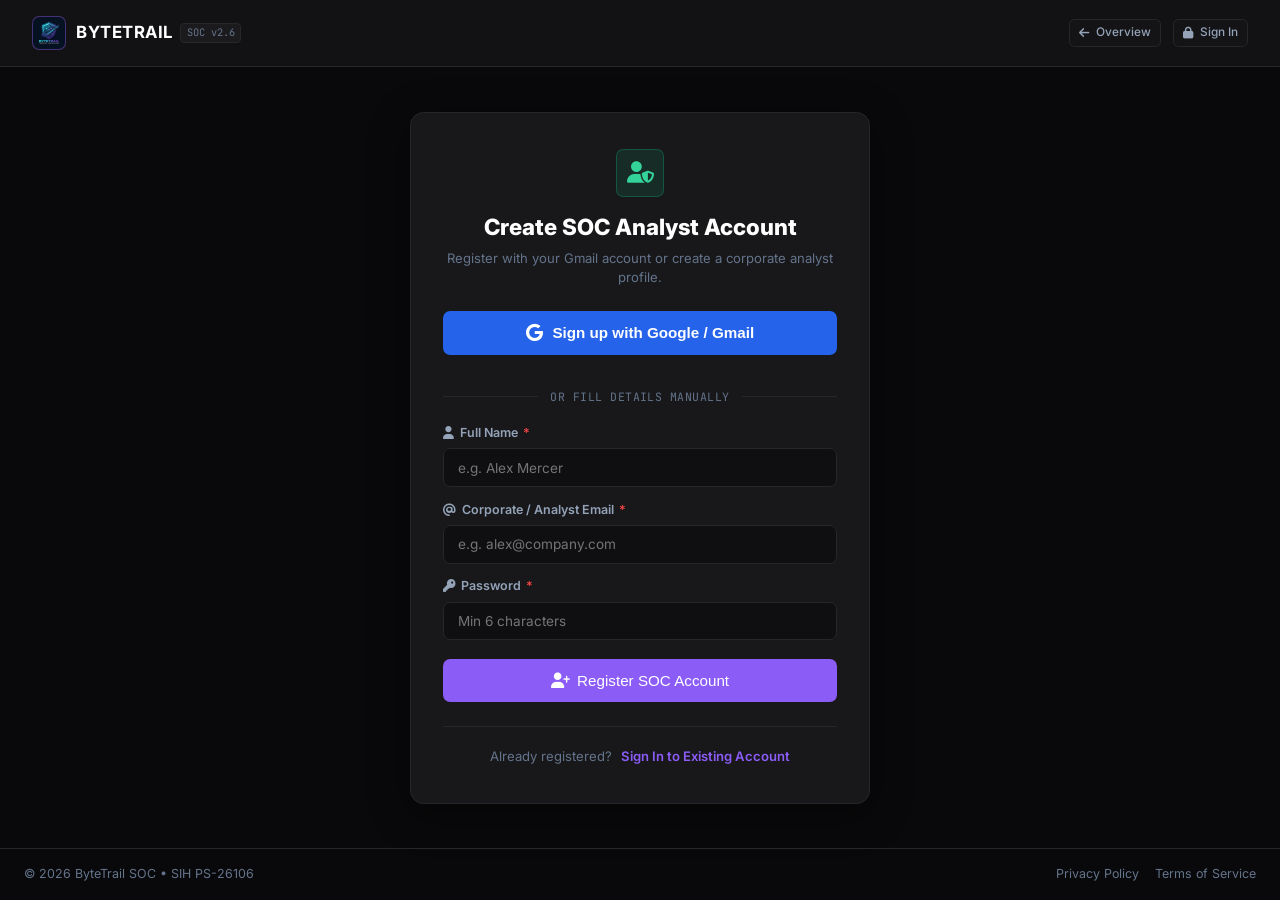
<file: frontend/register.html>
<!DOCTYPE html>
<html lang="en">
<head>
    <meta charset="UTF-8">
    <meta name="viewport" content="width=device-width, initial-scale=1.0, viewport-fit=cover">
    <title>Create Account — ByteTrail Threat Intelligence SOC</title>
    
    <!-- Favicon -->
    <link rel="icon" type="image/png" href="assets/logo.png">
    
    <!-- Fonts -->
    <link rel="preconnect" href="https://fonts.googleapis.com">
    <link rel="preconnect" href="https://fonts.gstatic.com" crossorigin>
    <link href="https://fonts.googleapis.com/css2?family=Inter:wght@300;400;500;600;700;800;900&family=JetBrains+Mono:wght@400;500;600;700&display=swap" rel="stylesheet">
    
    <!-- FontAwesome Icons -->
    <link rel="stylesheet" href="https://cdnjs.cloudflare.com/ajax/libs/font-awesome/6.5.1/css/all.min.css">

    <!-- Styles -->
    <link rel="stylesheet" href="styles.css">
</head>
<body class="soc-theme auth-page-body">
    <div class="auth-page-wrapper">
        <!-- Top Nav Bar -->
        <header class="auth-page-nav">
            <a href="index.html" class="brand-cluster" style="text-decoration: none;">
                <div class="brand-logo" style="overflow: hidden; display: flex; align-items: center; justify-content: center; padding: 0;">
                    <img src="assets/logo.png" alt="ByteTrail Logo" style="width: 100%; height: 100%; object-fit: cover; border-radius: inherit;">
                </div>
                <div class="brand-text">
                    <div class="brand-title-row">
                        <span class="brand-title">BYTETRAIL</span>
                        <span class="version-tag">SOC v2.6</span>
                    </div>
                </div>
            </a>

            <div style="display: flex; gap: 0.75rem; align-items: center;">
                <a href="index.html" class="btn btn-cyber-secondary btn-sm"><i class="fa-solid fa-arrow-left"></i> Overview</a>
                <a href="login.html" class="btn btn-cyber-secondary btn-sm"><i class="fa-solid fa-lock"></i> Sign In</a>
            </div>
        </header>

        <!-- Main Auth Container -->
        <main class="auth-card-container">
            <div class="card auth-card">
                <div class="auth-card-header">
                    <div class="modal-icon-badge" style="width: 48px; height: 48px; font-size: 1.35rem; margin: 0 auto 0.85rem; background: rgba(16, 185, 129, 0.12); color: #34d399; border-color: rgba(16, 185, 129, 0.3);">
                        <i class="fa-solid fa-user-shield"></i>
                    </div>
                    <h2>Create SOC Analyst Account</h2>
                    <p>Register with your Gmail account or create a corporate analyst profile.</p>
                </div>

                <!-- Google / Gmail 1-Click Sign Up -->
                <button type="button" class="btn btn-cyber-primary" id="btn-google-signup" style="width: 100%; justify-content: center; padding: 0.8rem; font-size: 0.95rem; background: #2563eb; font-weight: 600; gap: 0.6rem; border-color: rgba(96, 165, 250, 0.4); margin-bottom: 0.85rem;">
                    <i class="fa-brands fa-google" style="font-size: 1.1rem;"></i>
                    <span>Sign up with Google / Gmail</span>
                    <span class="spinner hidden" id="google-signup-spinner"></span>
                </button>

                <div style="display: flex; align-items: center; gap: 0.75rem; margin: 1.25rem 0 1.15rem;">
                    <div style="flex: 1; height: 1px; background: var(--border-subtle);"></div>
                    <span style="font-size: 0.72rem; color: var(--text-muted); text-transform: uppercase; font-family: var(--font-mono); letter-spacing: 0.04em;">OR Fill Details Manually</span>
                    <div style="flex: 1; height: 1px; background: var(--border-subtle);"></div>
                </div>

                <!-- Registration Form -->
                <form id="page-signup-form" class="auth-form">
                    <div class="form-field">
                        <label for="signup-name"><i class="fa-solid fa-user"></i> Full Name <span class="req">*</span></label>
                        <input type="text" id="signup-name" placeholder="e.g. Alex Mercer" required autocomplete="name">
                    </div>

                    <div class="form-field">
                        <label for="signup-email"><i class="fa-solid fa-at"></i> Corporate / Analyst Email <span class="req">*</span></label>
                        <input type="email" id="signup-email" placeholder="e.g. alex@company.com" required autocomplete="email">
                    </div>

                    <div class="form-field">
                        <label for="signup-password"><i class="fa-solid fa-key"></i> Password <span class="req">*</span></label>
                        <input type="password" id="signup-password" placeholder="Min 6 characters" required autocomplete="new-password">
                    </div>

                    <div id="signup-alert" class="hidden alert-box-auth"></div>

                    <button type="submit" class="btn btn-cyber-primary" id="btn-submit-signup" style="width: 100%; justify-content: center; padding: 0.8rem; font-size: 0.95rem; margin-top: 0.35rem;">
                        <i class="fa-solid fa-user-plus"></i>
                        <span>Register SOC Account</span>
                        <span class="spinner hidden" id="signup-spinner"></span>
                    </button>
                </form>

                <div class="auth-card-footer">
                    <span>Already registered?</span>
                    <a href="login.html">Sign In to Existing Account</a>
                </div>
            </div>
        </main>

        <!-- Footer -->
        <footer style="padding: 1rem 1.5rem; text-align: center; font-size: 0.78rem; color: var(--text-muted); border-top: 1px solid var(--border-subtle); display: flex; justify-content: space-between; align-items: center; flex-wrap: wrap; gap: 0.5rem;">
            <div>© 2026 ByteTrail SOC • SIH PS-26106</div>
            <div style="display: flex; gap: 1rem;">
                <a href="privacy.html" style="color: var(--text-muted); text-decoration: none;">Privacy Policy</a>
                <a href="terms.html" style="color: var(--text-muted); text-decoration: none;">Terms of Service</a>
            </div>
        </footer>
    </div>

    <!-- Toast Notifications -->
    <div class="toast-container" id="toast-container"></div>

    <script src="config.js"></script>
    <script src="auth.js"></script>
    <script>
        // Auto-redirect if already authenticated
        if (getAuthToken()) {
            window.location.href = "dashboard.html";
        }

        // Google / Gmail Sign Up Button
        document.getElementById("btn-google-signup")?.addEventListener("click", async () => {
            const spinner = document.getElementById("google-signup-spinner");
            spinner?.classList.remove("hidden");
            showToast("🌐 Opening Google Sign-Up...", "info");

            try {
                await openGoogleOAuthPopup("login");
            } catch {
                try {
                    const data = await executeGoogleSignIn("analyst.google.account@gmail.com", "Google Analyst");
                    showToast(`✅ Welcome, ${data.user.full_name}! Redirecting...`, "success");
                    setTimeout(() => window.location.href = "dashboard.html", 600);
                } catch (e) {
                    showToast(`❌ Google Sign-Up error: ${e.message}`, "error");
                }
            } finally {
                setTimeout(() => spinner?.classList.add("hidden"), 1500);
            }
        });

        // Listen for Google OAuth Callback
        window.addEventListener("message", (event) => {
            if (event.data && event.data.type === "GOOGLE_SIGNIN_SUCCESS") {
                setAuthSession(event.data.token, event.data.user);
                showToast(`✅ Google Sign-In Success: Welcome ${event.data.user.full_name || event.data.user.email}!`, "success");
                setTimeout(() => window.location.href = "dashboard.html", 500);
            }
        });

        // Sign Up Form Handler
        document.getElementById("page-signup-form")?.addEventListener("submit", async (e) => {
            e.preventDefault();
            const fullName = document.getElementById("signup-name").value;
            const email = document.getElementById("signup-email").value;
            const password = document.getElementById("signup-password").value;
            const role = "analyst";
            const alertBox = document.getElementById("signup-alert");
            const spinner = document.getElementById("signup-spinner");
            const btn = document.getElementById("btn-submit-signup");

            alertBox.classList.add("hidden");
            spinner.classList.remove("hidden");
            btn.disabled = true;

            try {
                const data = await executeRegister(fullName, email, password, role);
                showToast(`🎉 Account registered! Welcome, ${data.user.full_name}! Redirecting...`, "success");
                setTimeout(() => window.location.href = "dashboard.html", 500);
            } catch (err) {
                alertBox.textContent = `❌ ${err.message}`;
                alertBox.classList.remove("hidden");
            } finally {
                spinner.classList.add("hidden");
                btn.disabled = false;
            }
        });

        function showToast(msg, type = "info") {
            const container = document.getElementById("toast-container");
            if (!container) return;
            const toast = document.createElement("div");
            toast.className = `toast-msg toast-${type}`;
            toast.innerHTML = msg;
            container.appendChild(toast);
            setTimeout(() => {
                toast.style.opacity = "0";
                toast.style.transform = "translateY(10px)";
                setTimeout(() => toast.remove(), 300);
            }, 3500);
        }
    </script>
</body>
</html>
</file>
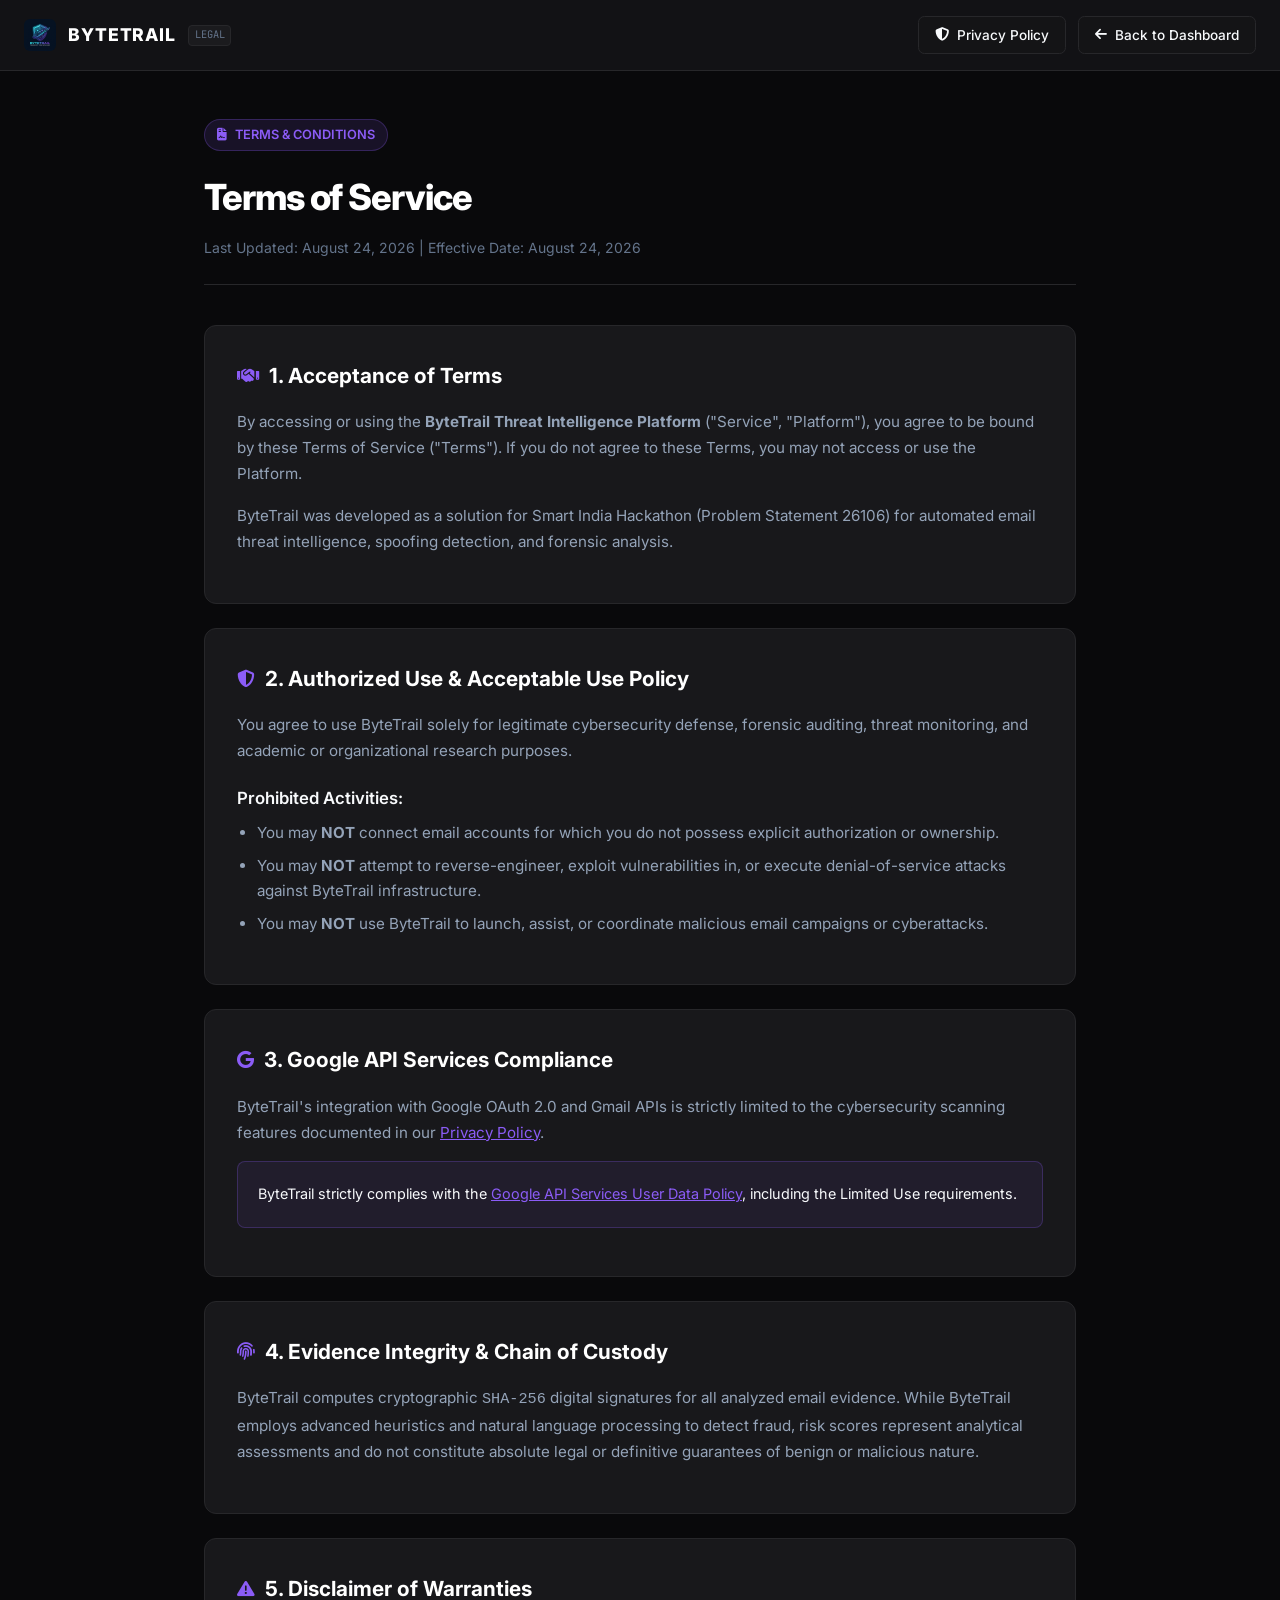
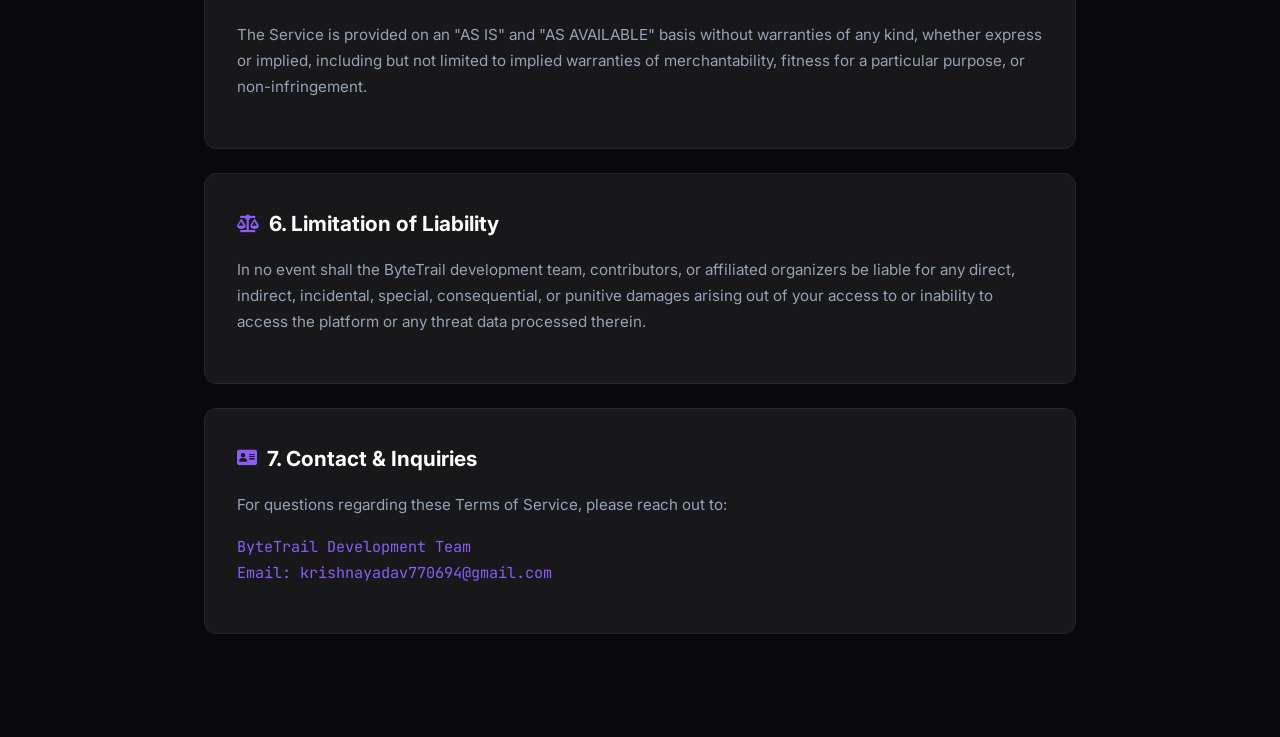
<file: frontend/terms.html>
<!DOCTYPE html>
<html lang="en">
<head>
    <meta charset="UTF-8">
    <meta name="viewport" content="width=device-width, initial-scale=1.0">
    <title>Terms of Service — ByteTrail Threat Intelligence Platform</title>
    <link rel="icon" type="image/png" href="assets/logo.png">
    
    <!-- Fonts -->
    <link rel="preconnect" href="https://fonts.googleapis.com">
    <link rel="preconnect" href="https://fonts.gstatic.com" crossorigin>
    <link href="https://fonts.googleapis.com/css2?family=Inter:wght@300;400;500;600;700;800&family=JetBrains+Mono:wght@400;500;600;700&display=swap" rel="stylesheet">
    <link rel="stylesheet" href="https://cdnjs.cloudflare.com/ajax/libs/font-awesome/6.5.1/css/all.min.css">
    <link rel="stylesheet" href="styles.css">
    
    <style>
        .policy-container {
            max-width: 920px;
            margin: 0 auto;
            padding: 3rem 1.5rem 5rem;
            color: var(--text-primary);
            line-height: 1.7;
        }
        .policy-header {
            margin-bottom: 2.5rem;
            padding-bottom: 1.5rem;
            border-bottom: 1px solid var(--border-subtle);
        }
        .policy-badge {
            display: inline-flex;
            align-items: center;
            gap: 0.5rem;
            padding: 0.25rem 0.75rem;
            border-radius: 9999px;
            background: var(--primary-bg);
            color: var(--primary);
            font-size: 0.8rem;
            font-weight: 600;
            margin-bottom: 1rem;
            border: 1px solid rgba(139, 92, 246, 0.25);
        }
        .policy-title {
            font-size: 2.25rem;
            font-weight: 800;
            color: var(--text-bright);
            letter-spacing: -0.03em;
            margin-bottom: 0.5rem;
        }
        .policy-meta {
            color: var(--text-muted);
            font-size: 0.875rem;
        }
        .policy-section {
            background: var(--bg-card);
            border: 1px solid var(--border-card);
            border-radius: 0.75rem;
            padding: 2rem;
            margin-bottom: 1.5rem;
        }
        .policy-section h2 {
            color: var(--text-bright);
            font-size: 1.3rem;
            font-weight: 700;
            margin-bottom: 1rem;
            display: flex;
            align-items: center;
            gap: 0.6rem;
        }
        .policy-section h2 i {
            color: var(--primary);
            font-size: 1.1rem;
        }
        .policy-section h3 {
            color: var(--text-primary);
            font-size: 1.05rem;
            font-weight: 600;
            margin: 1.25rem 0 0.5rem;
        }
        .policy-section p {
            color: var(--text-secondary);
            font-size: 0.95rem;
            margin-bottom: 1rem;
        }
        .policy-section ul {
            color: var(--text-secondary);
            font-size: 0.95rem;
            padding-left: 1.25rem;
            margin-bottom: 1rem;
        }
        .policy-section li {
            margin-bottom: 0.4rem;
        }
        .highlight-box {
            background: rgba(139, 92, 246, 0.08);
            border: 1px solid rgba(139, 92, 246, 0.25);
            border-radius: 0.5rem;
            padding: 1.25rem;
            margin: 1rem 0;
            color: var(--text-primary);
            font-size: 0.9rem;
        }
        .policy-nav {
            display: flex;
            justify-content: space-between;
            align-items: center;
            padding: 1rem 1.5rem;
            background: var(--bg-nav);
            border-bottom: 1px solid var(--border-subtle);
        }
        .btn-back {
            display: inline-flex;
            align-items: center;
            gap: 0.5rem;
            padding: 0.5rem 1rem;
            border-radius: 0.4rem;
            background: var(--bg-surface);
            color: var(--text-primary);
            text-decoration: none;
            font-size: 0.85rem;
            font-weight: 500;
            border: 1px solid var(--border-subtle);
            transition: all 0.2s ease;
        }
        .btn-back:hover {
            border-color: var(--primary);
            color: var(--primary);
        }
        @media (max-width: 640px) {
            .policy-container {
                padding: 1.5rem 1rem 3rem;
            }
            .policy-title {
                font-size: 1.6rem;
            }
            .policy-section {
                padding: 1.25rem 1rem;
                border-radius: 0.5rem;
            }
            .policy-nav {
                padding: 0.75rem 1rem;
                flex-direction: column;
                gap: 0.75rem;
                align-items: flex-start;
            }
            .policy-nav > div:last-child {
                width: 100%;
                display: flex;
                flex-direction: column;
                gap: 0.5rem;
            }
            .btn-back {
                width: 100%;
                justify-content: center;
            }
        }
    </style>
</head>
<body class="soc-theme">
    <!-- Navbar -->
    <header class="policy-nav">
        <div class="brand-cluster" style="display: flex; align-items: center; gap: 0.75rem;">
            <img src="assets/logo.png" alt="ByteTrail Logo" style="width: 32px; height: 32px; border-radius: 6px; object-fit: cover;">
            <span style="font-weight: 800; letter-spacing: 0.05em; color: #fff; font-size: 1.1rem;">BYTETRAIL</span>
            <span class="version-tag">LEGAL</span>
        </div>
        <div style="display: flex; gap: 0.75rem;">
            <a href="privacy.html" class="btn-back"><i class="fa-solid fa-shield-halved"></i> Privacy Policy</a>
            <a href="index.html" class="btn-back"><i class="fa-solid fa-arrow-left"></i> Back to Dashboard</a>
        </div>
    </header>

    <div class="policy-container">
        <div class="policy-header">
            <div class="policy-badge"><i class="fa-solid fa-file-contract"></i> TERMS & CONDITIONS</div>
            <h1 class="policy-title">Terms of Service</h1>
            <div class="policy-meta">Last Updated: August 24, 2026 | Effective Date: August 24, 2026</div>
        </div>

        <div class="policy-section">
            <h2><i class="fa-solid fa-handshake"></i> 1. Acceptance of Terms</h2>
            <p>By accessing or using the <strong>ByteTrail Threat Intelligence Platform</strong> ("Service", "Platform"), you agree to be bound by these Terms of Service ("Terms"). If you do not agree to these Terms, you may not access or use the Platform.</p>
            <p>ByteTrail was developed as a solution for Smart India Hackathon (Problem Statement 26106) for automated email threat intelligence, spoofing detection, and forensic analysis.</p>
        </div>

        <div class="policy-section">
            <h2><i class="fa-solid fa-shield-halved"></i> 2. Authorized Use & Acceptable Use Policy</h2>
            <p>You agree to use ByteTrail solely for legitimate cybersecurity defense, forensic auditing, threat monitoring, and academic or organizational research purposes.</p>
            <h3>Prohibited Activities:</h3>
            <ul>
                <li>You may <strong>NOT</strong> connect email accounts for which you do not possess explicit authorization or ownership.</li>
                <li>You may <strong>NOT</strong> attempt to reverse-engineer, exploit vulnerabilities in, or execute denial-of-service attacks against ByteTrail infrastructure.</li>
                <li>You may <strong>NOT</strong> use ByteTrail to launch, assist, or coordinate malicious email campaigns or cyberattacks.</li>
            </ul>
        </div>

        <div class="policy-section">
            <h2><i class="fa-brands fa-google"></i> 3. Google API Services Compliance</h2>
            <p>ByteTrail's integration with Google OAuth 2.0 and Gmail APIs is strictly limited to the cybersecurity scanning features documented in our <a href="privacy.html" style="color: var(--primary); text-decoration: underline;">Privacy Policy</a>.</p>
            <div class="highlight-box">
                ByteTrail strictly complies with the <a href="https://developers.google.com/terms/api-services-user-data-policy" target="_blank" style="color: var(--primary); text-decoration: underline;">Google API Services User Data Policy</a>, including the Limited Use requirements.
            </div>
        </div>

        <div class="policy-section">
            <h2><i class="fa-solid fa-fingerprint"></i> 4. Evidence Integrity & Chain of Custody</h2>
            <p>ByteTrail computes cryptographic <code>SHA-256</code> digital signatures for all analyzed email evidence. While ByteTrail employs advanced heuristics and natural language processing to detect fraud, risk scores represent analytical assessments and do not constitute absolute legal or definitive guarantees of benign or malicious nature.</p>
        </div>

        <div class="policy-section">
            <h2><i class="fa-solid fa-triangle-exclamation"></i> 5. Disclaimer of Warranties</h2>
            <p>The Service is provided on an "AS IS" and "AS AVAILABLE" basis without warranties of any kind, whether express or implied, including but not limited to implied warranties of merchantability, fitness for a particular purpose, or non-infringement.</p>
        </div>

        <div class="policy-section">
            <h2><i class="fa-solid fa-scale-balanced"></i> 6. Limitation of Liability</h2>
            <p>In no event shall the ByteTrail development team, contributors, or affiliated organizers be liable for any direct, indirect, incidental, special, consequential, or punitive damages arising out of your access to or inability to access the platform or any threat data processed therein.</p>
        </div>

        <div class="policy-section">
            <h2><i class="fa-solid fa-address-card"></i> 7. Contact & Inquiries</h2>
            <p>For questions regarding these Terms of Service, please reach out to:</p>
            <p style="font-family: var(--font-mono); color: var(--primary);">
                ByteTrail Development Team<br>
                Email: krishnayadav770694@gmail.com
            </p>
        </div>
    </div>
</body>
</html>
</file>
<file: frontend/styles.css>
/* ==========================================================================
   ByteTrail Clean Professional Theme
   Designed for low eye strain, crisp typography, and high accessibility.
   ========================================================================== */

:root {
    /* Base Neutral Palette (Pure Neutral Charcoal / Zinc - Zero Blue Tint) */
    --bg-base: #09090b;
    --bg-nav: #121215;
    --bg-card: #18181b;
    --bg-card-hover: #222226;
    --bg-surface: #141416;
    --bg-input: #0f0f12;
    
    /* Clean neutral borders */
    --border-subtle: #27272a;
    --border-card: #27272a;
    --border-hover: #52525b;
    --border-focus: #71717a;
    
    /* Crisp, High-Contrast Typography */
    --text-primary: #f8fafc;
    --text-secondary: #94a3b8;
    --text-muted: #64748b;
    --text-bright: #ffffff;
    
    /* Primary Brand Accent (Sleek Modern Violet) */
    --primary: #8b5cf6;
    --primary-hover: #7c3aed;
    --primary-bg: rgba(139, 92, 246, 0.12);
    
    /* Soft, Standard Status Colors (No eye-straining glows) */
    --threat-high: #ef4444;
    --threat-high-bg: rgba(239, 68, 68, 0.12);
    --threat-high-border: rgba(239, 68, 68, 0.35);
    
    --threat-med: #f59e0b;
    --threat-med-bg: rgba(245, 158, 11, 0.12);
    --threat-med-border: rgba(245, 158, 11, 0.35);
    
    --threat-low: #10b981;
    --threat-low-bg: rgba(16, 185, 129, 0.12);
    --threat-low-border: rgba(16, 185, 129, 0.35);
    
    --font-sans: 'Inter', -apple-system, BlinkMacSystemFont, sans-serif;
    --font-mono: 'JetBrains Mono', monospace;
}

* {
    margin: 0;
    padding: 0;
    box-sizing: border-box;
}

body.soc-theme {
    font-family: var(--font-sans);
    background-color: var(--bg-base);
    color: var(--text-primary);
    min-height: 100vh;
    overflow-x: hidden;
    line-height: 1.5;
    -webkit-font-smoothing: antialiased;
}

.app-wrapper {
    display: flex;
    flex-direction: column;
    min-height: 100vh;
}

/* ==========================================================================
   Top Navigation
   ========================================================================== */
.top-nav {
    background-color: var(--bg-nav);
    border-bottom: 1px solid var(--border-subtle);
    padding: 0.65rem 1.5rem;
    display: flex;
    justify-content: space-between;
    align-items: center;
    position: sticky;
    top: 0;
    z-index: 50;
    width: 100%;
    box-sizing: border-box;
    transition: padding 0.2s ease;
}

.brand-cluster {
    display: flex;
    align-items: center;
    gap: 0.65rem;
    flex-shrink: 0;
}

.brand-logo {
    position: relative;
    width: 34px;
    height: 34px;
    background-color: var(--primary-bg);
    border: 1px solid rgba(139, 92, 246, 0.35);
    border-radius: 0.45rem;
    display: flex;
    align-items: center;
    justify-content: center;
    font-size: 1.05rem;
    color: var(--primary);
    flex-shrink: 0;
}

.brand-title-row {
    display: flex;
    align-items: center;
    gap: 0.45rem;
}

.brand-title {
    font-size: 1.05rem;
    font-weight: 700;
    letter-spacing: 0.03em;
    color: var(--text-bright);
}

.version-tag {
    font-size: 0.65rem;
    font-family: var(--font-mono);
    color: var(--text-muted);
    background: rgba(255, 255, 255, 0.04);
    padding: 0.1rem 0.35rem;
    border-radius: 0.25rem;
    border: 1px solid var(--border-subtle);
    white-space: nowrap;
}

/* Nav Tabs (Clean Segmented Control) */
.nav-tabs {
    display: flex;
    background: #121215;
    border: 1px solid var(--border-subtle);
    padding: 0.2rem;
    border-radius: 0.45rem;
    gap: 0.15rem;
    margin: 0 auto;
    flex-shrink: 0;
    -webkit-overflow-scrolling: touch;
}

.nav-tab {
    background: transparent;
    border: none;
    color: var(--text-secondary);
    padding: 0.35rem 0.7rem;
    border-radius: 0.35rem;
    font-size: 0.78rem;
    font-weight: 500;
    cursor: pointer;
    display: flex;
    align-items: center;
    gap: 0.35rem;
    white-space: nowrap;
    transition: all 0.15s ease;
    touch-action: manipulation;
}

.nav-tab:hover {
    color: var(--text-bright);
    background: rgba(255, 255, 255, 0.05);
}

.nav-tab.active {
    color: #ffffff;
    background-color: var(--primary);
    font-weight: 600;
}

.tab-badge {
    background: rgba(0, 0, 0, 0.25);
    font-family: var(--font-mono);
    font-size: 0.65rem;
    padding: 0.08rem 0.3rem;
    border-radius: 1rem;
    color: #ffffff;
}

/* Nav Right Status */
.nav-right {
    display: flex;
    align-items: center;
    gap: 0.65rem;
    flex-shrink: 0;
}

.status-chip {
    display: flex;
    align-items: center;
    gap: 0.4rem;
    font-size: 0.72rem;
    font-family: var(--font-mono);
    color: var(--text-secondary);
    background: var(--threat-low-bg);
    border: 1px solid var(--threat-low-border);
    padding: 0.28rem 0.6rem;
    border-radius: 2rem;
    white-space: nowrap;
}

.pulse-dot {
    width: 7px;
    height: 7px;
    border-radius: 50%;
    background-color: var(--threat-low);
    flex-shrink: 0;
}

.status-chip.offline {
    background: var(--threat-high-bg);
    border-color: var(--threat-high-border);
}

.status-chip.offline .pulse-dot {
    background-color: var(--threat-high);
}

/* Mobile & Tablet Nav Adjustments */
@media (max-width: 992px) {
    .top-nav {
        flex-wrap: wrap;
        padding: 0.6rem 1rem;
        row-gap: 0.5rem;
    }

    .brand-cluster {
        order: 1;
    }

    .nav-right {
        order: 2;
        gap: 0.45rem;
    }

    .nav-tabs {
        order: 3;
        width: 100%;
        margin: 0;
        overflow-x: auto;
        -webkit-overflow-scrolling: touch;
        scrollbar-width: none;
        -ms-overflow-style: none;
        justify-content: flex-start;
        padding: 0.25rem;
    }

    .nav-tabs::-webkit-scrollbar {
        display: none;
    }

    .nav-tab {
        padding: 0.4rem 0.65rem;
        font-size: 0.76rem;
        min-height: 34px;
    }
}

@media (max-width: 480px) {
    .top-nav {
        padding: 0.5rem 0.75rem;
    }

    .brand-title {
        font-size: 0.95rem;
    }

    .version-tag {
        display: none;
    }

    .status-chip {
        padding: 0.22rem 0.45rem;
        font-size: 0.68rem;
    }

    .nav-right .btn-sm {
        padding: 0.25rem 0.45rem;
        font-size: 0.72rem;
    }
}

/* ==========================================================================
   Telemetry Metrics Row
   ========================================================================== */
.telemetry-bar {
    display: grid;
    grid-template-columns: repeat(4, 1fr);
    gap: 1rem;
    padding: 1.25rem 1.75rem 0;
    max-width: 1750px;
    margin: 0 auto;
    width: 100%;
}

@media (max-width: 1024px) {
    .telemetry-bar {
        grid-template-columns: repeat(2, 1fr);
        padding: 1rem 1rem 0;
        gap: 0.75rem;
    }
}

@media (max-width: 540px) {
    .telemetry-bar {
        grid-template-columns: repeat(2, 1fr);
        padding: 0.65rem 0.75rem 0;
        gap: 0.5rem;
    }
}

.telemetry-card {
    background: var(--bg-card);
    border: 1px solid var(--border-card);
    border-radius: 0.6rem;
    padding: 1.1rem 1.35rem;
    display: flex;
    flex-direction: column;
    justify-content: space-between;
    transition: border-color 0.2s, background-color 0.2s;
}

@media (max-width: 540px) {
    .telemetry-card {
        padding: 0.75rem 0.85rem;
        border-radius: 0.5rem;
    }
}

.telemetry-card:hover {
    border-color: var(--border-hover);
    background-color: var(--bg-card-hover);
}

.telemetry-header {
    display: flex;
    justify-content: space-between;
    align-items: center;
}

.telemetry-title {
    font-size: 0.74rem;
    font-weight: 600;
    text-transform: uppercase;
    letter-spacing: 0.05em;
    color: var(--text-muted);
}

@media (max-width: 540px) {
    .telemetry-title {
        font-size: 0.68rem;
    }
}

.telemetry-icon {
    font-size: 1rem;
    color: var(--text-secondary);
}

.telemetry-body {
    margin-top: 0.5rem;
}

@media (max-width: 540px) {
    .telemetry-body {
        margin-top: 0.35rem;
    }
}

.telemetry-value {
    font-size: 1.75rem;
    font-weight: 700;
    font-family: var(--font-mono);
    color: var(--text-bright);
    line-height: 1.1;
    display: block;
}

@media (max-width: 540px) {
    .telemetry-value {
        font-size: 1.35rem;
    }
}

.telemetry-sub {
    font-size: 0.74rem;
    color: var(--text-muted);
    margin-top: 0.25rem;
    display: flex;
    align-items: center;
    gap: 0.35rem;
}

@media (max-width: 540px) {
    .telemetry-sub {
        font-size: 0.68rem;
        white-space: nowrap;
        overflow: hidden;
        text-overflow: ellipsis;
    }
}

.card-critical .telemetry-value { color: var(--threat-high); }
.card-critical .threat-alert { color: #f87171; font-weight: 500; }
.card-suspicious .telemetry-value { color: var(--threat-med); }
.card-benign .telemetry-value { color: var(--threat-low); }
.card-benign .safe-alert { color: #34d399; font-weight: 500; }

/* ==========================================================================
   Main Content & Panes
   ========================================================================== */
.main-content {
    flex: 1;
    padding: 1.25rem 1.75rem 2rem;
    max-width: 1750px;
    margin: 0 auto;
    width: 100%;
}

@media (max-width: 1024px) {
    .main-content {
        padding: 1rem 1rem 1.75rem;
    }
}

@media (max-width: 640px) {
    .main-content {
        padding: 0.75rem 0.75rem 1.5rem;
    }
}

.tab-pane {
    display: none;
}

.tab-pane.active {
    display: block;
}

/* Cards & Panel Layout */
.card {
    background: var(--bg-card);
    border: 1px solid var(--border-card);
    border-radius: 0.65rem;
    display: flex;
    flex-direction: column;
}

.panel-header {
    padding: 1rem 1.35rem;
    border-bottom: 1px solid var(--border-subtle);
    display: flex;
    justify-content: space-between;
    align-items: center;
    gap: 1rem;
}

@media (max-width: 768px) {
    .panel-header {
        padding: 0.85rem 1rem;
        flex-direction: column;
        align-items: flex-start;
        gap: 0.65rem;
    }

    .panel-header > div:last-child {
        align-self: flex-start;
    }
}

.panel-title-cluster h3 {
    font-size: 0.98rem;
    font-weight: 600;
    color: var(--text-bright);
    display: flex;
    align-items: center;
    gap: 0.5rem;
}

.panel-title-cluster h3 i {
    color: var(--primary);
}

.panel-subtitle {
    font-size: 0.76rem;
    color: var(--text-muted);
    margin-top: 0.15rem;
    display: block;
}

/* ==========================================================================
   TAB 1: Radar & Map Grid
   ========================================================================== */
.radar-grid {
    display: grid;
    grid-template-columns: 1fr 420px;
    gap: 1.25rem;
    min-height: 560px;
}

@media (max-width: 1280px) {
    .radar-grid {
        grid-template-columns: 1fr;
        min-height: auto;
    }
}

.radar-map-panel {
    min-height: 560px;
}

@media (max-width: 1280px) {
    .radar-map-panel {
        min-height: auto;
    }
}

.map-view {
    flex: 1;
    width: 100%;
    min-height: 480px;
    height: 500px;
    border-radius: 0 0 0.65rem 0.65rem;
    background-color: var(--bg-surface);
}

@media (max-width: 1024px) {
    .map-view {
        min-height: 380px;
        height: 380px;
    }
}

@media (max-width: 640px) {
    .map-view {
        min-height: 280px;
        height: 300px;
    }
}

.radar-controls {
    display: flex;
    align-items: center;
    gap: 0.75rem;
    flex-wrap: wrap;
}

@media (max-width: 640px) {
    .radar-controls {
        width: 100%;
        justify-content: space-between;
    }
}

.radar-legend {
    display: flex;
    gap: 0.4rem;
    flex-wrap: wrap;
}

.legend-pill {
    font-size: 0.7rem;
    font-weight: 500;
    padding: 0.2rem 0.55rem;
    border-radius: 0.35rem;
    display: flex;
    align-items: center;
    gap: 0.35rem;
}

.legend-pill .dot { width: 6px; height: 6px; border-radius: 50%; }
.pill-red { background: var(--threat-high-bg); color: #f87171; border: 1px solid var(--threat-high-border); }
.pill-red .dot { background: var(--threat-high); }
.pill-amber { background: var(--threat-med-bg); color: #fbbf24; border: 1px solid var(--threat-med-border); }
.pill-amber .dot { background: var(--threat-med); }
.pill-green { background: var(--threat-low-bg); color: #34d399; border: 1px solid var(--threat-low-border); }
.pill-green .dot { background: var(--threat-low); }

/* Live Threat Stream Ticker */
.radar-stream-panel {
    display: flex;
    flex-direction: column;
}

.stream-feed-list {
    flex: 1;
    overflow-y: auto;
    padding: 0.85rem;
    display: flex;
    flex-direction: column;
    gap: 0.65rem;
    max-height: 500px;
}

@media (max-width: 1280px) {
    .stream-feed-list {
        max-height: 380px;
    }
}

.stream-item {
    background: var(--bg-surface);
    border: 1px solid var(--border-subtle);
    border-radius: 0.5rem;
    padding: 0.85rem;
    transition: border-color 0.15s, background-color 0.15s;
    cursor: pointer;
}

.stream-item:hover {
    border-color: var(--border-hover);
    background: var(--bg-card-hover);
}

.stream-top-row {
    display: flex;
    justify-content: space-between;
    align-items: center;
    margin-bottom: 0.35rem;
    flex-wrap: wrap;
    gap: 0.35rem;
}

.stream-subject {
    font-weight: 600;
    font-size: 0.82rem;
    color: var(--text-bright);
    white-space: nowrap;
    overflow: hidden;
    text-overflow: ellipsis;
    display: block;
    margin-bottom: 0.25rem;
}

.stream-meta {
    display: flex;
    justify-content: space-between;
    font-size: 0.74rem;
    color: var(--text-muted);
    font-family: var(--font-mono);
    flex-wrap: wrap;
    gap: 0.25rem;
}

.stream-sender {
    max-width: 180px;
    overflow: hidden;
    text-overflow: ellipsis;
    white-space: nowrap;
    color: #a78bfa;
}

.stream-empty {
    text-align: center;
    padding: 3rem 1rem;
    color: var(--text-muted);
    font-size: 0.82rem;
}

/* ==========================================================================
   TAB 2: Threat Ingestion Lab
   ========================================================================== */
.ingest-grid {
    display: grid;
    grid-template-columns: 1fr 440px;
    gap: 1.25rem;
}

@media (max-width: 1200px) {
    .ingest-grid {
        grid-template-columns: 1fr;
    }
}

/* EML Dropzone */
.eml-dropzone {
    border: 1px dashed var(--primary);
    background: rgba(139, 92, 246, 0.04);
    border-radius: 0.5rem;
    padding: 1.25rem;
    text-align: center;
    margin: 1.25rem 1.35rem 0;
    cursor: pointer;
    transition: background-color 0.15s, border-color 0.15s;
}

@media (max-width: 640px) {
    .eml-dropzone {
        padding: 0.95rem 0.75rem;
        margin: 0.85rem 0.85rem 0;
    }
}

.eml-dropzone:hover,
.eml-dropzone.dragover {
    border-color: #a78bfa;
    background: rgba(139, 92, 246, 0.08);
}

.dropzone-inner {
    display: flex;
    flex-direction: column;
    align-items: center;
    gap: 0.35rem;
}

.dropzone-icon {
    font-size: 1.5rem;
    color: var(--primary);
    margin-bottom: 0.15rem;
}

.dropzone-text {
    font-size: 0.84rem;
    color: var(--text-primary);
}

.dropzone-sub {
    font-size: 0.72rem;
    color: var(--text-muted);
    font-family: var(--font-mono);
}

.cyber-form {
    padding: 1.35rem;
    display: flex;
    flex-direction: column;
    gap: 1rem;
}

@media (max-width: 640px) {
    .cyber-form {
        padding: 0.85rem;
        gap: 0.85rem;
    }
}

.form-row-2 {
    display: grid;
    grid-template-columns: 1fr 1fr;
    gap: 1rem;
}

@media (max-width: 768px) {
    .form-row-2 {
        grid-template-columns: 1fr;
        gap: 0.85rem;
    }
}

.form-field {
    display: flex;
    flex-direction: column;
    gap: 0.35rem;
}

label {
    font-size: 0.78rem;
    font-weight: 600;
    color: var(--text-secondary);
    display: flex;
    align-items: center;
    gap: 0.35rem;
}

.req { color: var(--threat-high); }
.opt { color: var(--text-muted); font-weight: 400; font-size: 0.72rem; }

input[type="text"],
input[type="email"],
input[type="password"],
input[type="number"],
select,
textarea {
    background-color: var(--bg-input);
    border: 1px solid var(--border-subtle);
    border-radius: 0.45rem;
    padding: 0.65rem 0.85rem;
    color: var(--text-primary);
    font-family: var(--font-sans);
    font-size: 0.85rem;
    outline: none;
    transition: border-color 0.15s;
    width: 100%;
}

textarea {
    resize: vertical;
    font-family: var(--font-mono);
    font-size: 0.8rem;
    line-height: 1.45;
}

input:focus,
select:focus,
textarea:focus {
    border-color: var(--border-focus);
}

.form-submit-row {
    display: flex;
    gap: 0.75rem;
    margin-top: 0.5rem;
}

@media (max-width: 540px) {
    .form-submit-row {
        flex-direction: column;
        width: 100%;
    }

    .form-submit-row .btn {
        width: 100%;
        min-height: 42px;
    }
}

/* Quick Scenarios List */
.scenario-cards-list {
    padding: 1.15rem;
    display: flex;
    flex-direction: column;
    gap: 0.75rem;
    overflow-y: auto;
    max-height: 480px;
}

@media (max-width: 640px) {
    .scenario-cards-list {
        padding: 0.85rem;
        max-height: 380px;
    }
}

.scenario-card {
    background: var(--bg-surface);
    border: 1px solid var(--border-subtle);
    border-radius: 0.5rem;
    padding: 0.95rem;
    display: flex;
    flex-direction: column;
    gap: 0.35rem;
    transition: border-color 0.15s;
}

.scenario-card:hover {
    border-color: var(--border-hover);
}

.scenario-badge-row {
    display: flex;
    justify-content: space-between;
    align-items: center;
    flex-wrap: wrap;
    gap: 0.35rem;
}

.scenario-geo {
    font-size: 0.72rem;
    color: var(--text-muted);
    font-family: var(--font-mono);
}

.scenario-title {
    font-size: 0.85rem;
    font-weight: 600;
    color: var(--text-bright);
}

.scenario-desc {
    font-size: 0.76rem;
    color: var(--text-secondary);
    line-height: 1.35;
}

.scenario-trigger-btn {
    align-self: flex-start;
    margin-top: 0.25rem;
}

/* Automated Gateway Integrations Mini-Panel */
.gateway-integrations-panel {
    margin-top: 1rem;
    padding: 1.15rem;
    background: var(--bg-surface);
    border-top: 1px solid var(--border-subtle);
    border-radius: 0 0 0.85rem 0.85rem;
}

@media (max-width: 640px) {
    .gateway-integrations-panel {
        padding: 0.85rem;
    }
}

.gateway-integrations-title {
    font-weight: 700;
    font-size: 0.82rem;
    color: var(--text-bright);
    margin-bottom: 0.5rem;
    display: flex;
    align-items: center;
    gap: 0.45rem;
}

.gateway-integrations-list {
    display: flex;
    flex-direction: column;
    gap: 0.55rem;
    font-size: 0.76rem;
}

.gateway-integration-item {
    display: flex;
    justify-content: space-between;
    align-items: center;
    background: var(--bg-surface);
    padding: 0.45rem 0.75rem;
    border-radius: 0.35rem;
    border: 1px solid var(--border-subtle);
    flex-wrap: wrap;
    gap: 0.4rem;
}

@media (max-width: 540px) {
    .gateway-integration-item {
        flex-direction: column;
        align-items: flex-start;
    }

    .gateway-integration-item .btn {
        width: 100%;
    }
}

/* Live Mailboxes Grid Container */
.mailboxes-card-container {
    min-height: 560px;
}

@media (max-width: 768px) {
    .mailboxes-card-container {
        min-height: auto;
    }
}

.mailboxes-body-padding {
    padding: 1.5rem;
}

@media (max-width: 768px) {
    .mailboxes-body-padding {
        padding: 0.85rem;
    }
}

.mailboxes-grid-list {
    display: grid;
    grid-template-columns: repeat(auto-fill, minmax(320px, 1fr));
    gap: 1.25rem;
}

@media (max-width: 768px) {
    .mailboxes-grid-list {
        grid-template-columns: repeat(auto-fill, minmax(280px, 1fr));
        gap: 0.85rem;
    }
}

@media (max-width: 400px) {
    .mailboxes-grid-list {
        grid-template-columns: 1fr;
    }
}

/* ==========================================================================
   TAB 3: Forensic Feed & Table
   ========================================================================== */
.feed-filter-bar {
    display: flex;
    align-items: center;
    gap: 0.75rem;
    flex-wrap: wrap;
}

@media (max-width: 768px) {
    .feed-filter-bar {
        width: 100%;
        gap: 0.5rem;
    }
}

.search-input-box {
    position: relative;
    display: flex;
    align-items: center;
}

@media (max-width: 640px) {
    .search-input-box {
        width: 100%;
    }
}

.search-input-box i {
    position: absolute;
    left: 0.75rem;
    color: var(--text-muted);
    font-size: 0.8rem;
}

.search-input-box input {
    padding-left: 2.1rem;
    width: 260px;
    font-size: 0.8rem;
    height: 34px;
}

@media (max-width: 640px) {
    .search-input-box input {
        width: 100%;
    }
}

.filter-chips {
    display: flex;
    gap: 0.35rem;
    flex-wrap: wrap;
}

.filter-chip {
    background: #141417;
    border: 1px solid var(--border-subtle);
    color: var(--text-secondary);
    padding: 0.3rem 0.65rem;
    border-radius: 0.35rem;
    font-size: 0.74rem;
    font-weight: 500;
    cursor: pointer;
    transition: all 0.15s;
    touch-action: manipulation;
}

.filter-chip:hover {
    color: var(--text-bright);
    background: #222226;
}

.filter-chip.active {
    background: var(--primary);
    border-color: var(--primary);
    color: #ffffff;
    font-weight: 600;
}

.table-responsive {
    overflow-x: auto;
    max-height: 540px;
    -webkit-overflow-scrolling: touch;
}

.cyber-table {
    width: 100%;
    min-width: 700px;
    border-collapse: collapse;
    text-align: left;
    font-size: 0.82rem;
}

.cyber-table th {
    background-color: var(--bg-surface);
    color: var(--text-muted);
    font-weight: 600;
    text-transform: uppercase;
    font-size: 0.72rem;
    letter-spacing: 0.05em;
    padding: 0.75rem 1rem;
    border-bottom: 1px solid var(--border-subtle);
    position: sticky;
    top: 0;
    z-index: 5;
}

.cyber-table td {
    padding: 0.85rem 1rem;
    border-bottom: 1px solid var(--border-subtle);
    vertical-align: middle;
}

.cyber-table tbody tr:hover {
    background-color: var(--bg-card-hover);
}

.case-id-pill {
    font-family: var(--font-mono);
    font-weight: 600;
    font-size: 0.76rem;
    color: var(--text-muted);
}

.sender-pill {
    font-family: var(--font-mono);
    font-size: 0.8rem;
    color: #a78bfa;
    max-width: 180px;
    white-space: nowrap;
    overflow: hidden;
    text-overflow: ellipsis;
    display: block;
}

.subject-cell {
    font-weight: 500;
    color: var(--text-bright);
    max-width: 220px;
    white-space: nowrap;
    overflow: hidden;
    text-overflow: ellipsis;
    display: block;
}

.geo-cell {
    display: flex;
    flex-direction: column;
    font-size: 0.76rem;
}

.geo-country {
    font-weight: 600;
    color: var(--text-primary);
}

.geo-ip {
    font-family: var(--font-mono);
    font-size: 0.7rem;
    color: var(--text-muted);
}

.empty-state {
    text-align: center;
    padding: 3.5rem 1rem !important;
    color: var(--text-muted);
}

/* ==========================================================================
   TAB 4: Campaign Graph & Matrix
   ========================================================================== */
.graph-panel {
    min-height: 600px;
}

@media (max-width: 768px) {
    .graph-panel {
        min-height: auto;
    }
}

.graph-legend {
    display: flex;
    align-items: center;
    gap: 0.5rem;
    flex-wrap: wrap;
}

.graph-canvas-container {
    flex: 1;
    position: relative;
    width: 100%;
    min-height: 520px;
    background-color: var(--bg-surface);
    border-radius: 0 0 0.65rem 0.65rem;
    overflow: hidden;
}

@media (max-width: 768px) {
    .graph-canvas-container {
        min-height: 340px;
        height: 360px;
    }
}

#campaign-graph-canvas {
    width: 100%;
    height: 100%;
    display: block;
}

.analytics-grid {
    display: grid;
    grid-template-columns: 1fr 1fr;
    gap: 1.25rem;
}

@media (max-width: 900px) {
    .analytics-grid {
        grid-template-columns: 1fr;
        gap: 1rem;
    }
}

.card-full-span {
    grid-column: 1 / -1;
}

.vector-progress-list {
    padding: 1.25rem;
    display: flex;
    flex-direction: column;
    gap: 1.15rem;
}

@media (max-width: 640px) {
    .vector-progress-list {
        padding: 0.85rem;
        gap: 0.95rem;
    }
}

.progress-item {
    display: flex;
    flex-direction: column;
    gap: 0.35rem;
}

.progress-labels {
    display: flex;
    justify-content: space-between;
    font-size: 0.8rem;
    font-weight: 500;
    color: var(--text-primary);
}

.progress-val {
    font-family: var(--font-mono);
    color: var(--primary);
}

.progress-track {
    width: 100%;
    height: 6px;
    background: #111827;
    border-radius: 3px;
    overflow: hidden;
}

.progress-fill {
    height: 100%;
    border-radius: 3px;
}

.fill-red { background-color: var(--threat-high); }
.fill-amber { background-color: var(--threat-med); }
.fill-green { background-color: var(--threat-low); }
.fill-purple { background-color: #8b5cf6; }

.country-rank-list {
    padding: 1.25rem;
    display: flex;
    flex-direction: column;
    gap: 0.65rem;
}

@media (max-width: 640px) {
    .country-rank-list {
        padding: 0.85rem;
    }
}

.country-rank-item {
    display: flex;
    justify-content: space-between;
    align-items: center;
    background: var(--bg-surface);
    padding: 0.6rem 0.85rem;
    border-radius: 0.4rem;
    border: 1px solid var(--border-subtle);
    font-size: 0.82rem;
}

.auth-matrix-grid {
    padding: 1.35rem;
    display: grid;
    grid-template-columns: repeat(3, 1fr);
    gap: 1.25rem;
}

@media (max-width: 1024px) {
    .auth-matrix-grid {
        grid-template-columns: repeat(2, 1fr);
        gap: 1rem;
        padding: 1rem;
    }
}

@media (max-width: 768px) {
    .auth-matrix-grid {
        grid-template-columns: 1fr;
        gap: 0.75rem;
        padding: 0.85rem;
    }
}

.auth-stat-box {
    background: var(--bg-surface);
    border: 1px solid var(--border-subtle);
    border-radius: 0.5rem;
    padding: 1rem;
    display: flex;
    flex-direction: column;
    gap: 0.5rem;
}

.auth-stat-name {
    font-weight: 600;
    font-size: 0.85rem;
    color: var(--text-bright);
    display: flex;
    align-items: center;
    gap: 0.4rem;
}

.auth-stat-nums {
    display: flex;
    justify-content: space-between;
    font-family: var(--font-mono);
    font-size: 0.8rem;
}

.pass-count { color: var(--threat-low); font-weight: 600; }
.fail-count { color: var(--threat-high); font-weight: 600; }

.auth-meter {
    height: 6px;
    background: var(--threat-high-bg);
    border-radius: 3px;
    overflow: hidden;
}

.auth-meter-fill {
    height: 100%;
    border-radius: 3px;
}

/* ==========================================================================
   Badges & Pills
   ========================================================================== */
.badge-risk-pill {
    display: inline-flex;
    align-items: center;
    gap: 0.3rem;
    padding: 0.2rem 0.55rem;
    border-radius: 0.35rem;
    font-size: 0.72rem;
    font-weight: 600;
    text-transform: uppercase;
    letter-spacing: 0.03em;
}

.badge-risk-pill.high {
    background: var(--threat-high-bg);
    color: #f87171;
    border: 1px solid var(--threat-high-border);
}

.badge-risk-pill.medium {
    background: var(--threat-med-bg);
    color: #fbbf24;
    border: 1px solid var(--threat-med-border);
}

.badge-risk-pill.low {
    background: var(--threat-low-bg);
    color: #34d399;
    border: 1px solid var(--threat-low-border);
}

.auth-badge-tag {
    font-size: 0.7rem;
    padding: 0.15rem 0.45rem;
    border-radius: 0.25rem;
    font-family: var(--font-mono);
    font-weight: 500;
}

.auth-badge-tag.pass { background: var(--threat-low-bg); color: #34d399; border: 1px solid var(--threat-low-border); }
.auth-badge-tag.fail { background: var(--threat-high-bg); color: #f87171; border: 1px solid var(--threat-high-border); }
.auth-badge-tag.none { background: rgba(148, 163, 184, 0.1); color: #94a3b8; border: 1px solid var(--border-subtle); }

/* ==========================================================================
   Buttons
   ========================================================================== */
.btn {
    padding: 0.55rem 1rem;
    border-radius: 0.45rem;
    font-size: 0.84rem;
    font-weight: 500;
    cursor: pointer;
    border: none;
    display: inline-flex;
    align-items: center;
    justify-content: center;
    gap: 0.45rem;
    transition: background-color 0.15s, border-color 0.15s;
    text-decoration: none;
}

.btn-cyber-primary {
    background-color: var(--primary);
    color: #ffffff;
}

.btn-cyber-primary:hover {
    background-color: var(--primary-hover);
}

.btn-cyber-secondary {
    background: #141417;
    border: 1px solid var(--border-subtle);
    color: var(--text-secondary);
}

.btn-cyber-secondary:hover {
    background: #222226;
    color: var(--text-bright);
    border-color: #52525b;
}

.btn-sm {
    padding: 0.25rem 0.55rem;
    font-size: 0.74rem;
    border-radius: 0.35rem;
}

.btn-icon {
    background: #141417;
    border: 1px solid var(--border-subtle);
    color: var(--text-secondary);
    width: 32px;
    height: 32px;
    border-radius: 0.35rem;
    cursor: pointer;
    display: inline-flex;
    align-items: center;
    justify-content: center;
    font-size: 0.85rem;
    transition: all 0.15s;
}

.btn-icon:hover {
    background: #222226;
    color: var(--text-bright);
    border-color: #52525b;
}

.btn-link {
    background: transparent;
    border: none;
    color: var(--primary);
    font-size: 0.74rem;
    cursor: pointer;
    display: inline-flex;
    align-items: center;
    gap: 0.3rem;
}

.btn-link:hover {
    text-decoration: underline;
}

/* Spinner */
.spinner {
    width: 14px;
    height: 14px;
    border: 2px solid rgba(255, 255, 255, 0.3);
    border-radius: 50%;
    border-top-color: #ffffff;
    animation: spin 0.8s linear infinite;
    display: inline-block;
}

@keyframes spin {
    to { transform: rotate(360deg); }
}

/* ==========================================================================
   Forensic Modal
   ========================================================================== */
.modal-overlay {
    position: fixed;
    top: 0; left: 0; right: 0; bottom: 0;
    display: flex;
    align-items: center;
    justify-content: center;
    z-index: 1000;
}

.modal-backdrop {
    position: absolute;
    top: 0; left: 0; right: 0; bottom: 0;
    background: rgba(0, 0, 0, 0.75);
}

.modal-dialog {
    position: relative;
    background: var(--bg-card);
    border: 1px solid var(--border-card);
    border-radius: 0.65rem;
    width: 90%;
    max-width: 860px;
    max-height: 90vh;
    display: flex;
    flex-direction: column;
    box-shadow: 0 20px 40px rgba(0, 0, 0, 0.6);
    z-index: 1001;
    overflow: hidden;
}

@media (max-width: 768px) {
    .modal-dialog {
        width: 95vw;
        max-height: 94vh;
        margin: 0.5rem;
        border-radius: 0.5rem;
    }
}

.modal-header-cyber {
    padding: 1.15rem 1.6rem;
    background: var(--bg-surface);
    border-bottom: 1px solid var(--border-subtle);
    display: flex;
    justify-content: space-between;
    align-items: center;
}

@media (max-width: 640px) {
    .modal-header-cyber {
        padding: 0.85rem 1rem;
        flex-direction: column;
        align-items: flex-start;
        gap: 0.75rem;
    }
}

.modal-title-cluster {
    display: flex;
    align-items: center;
    gap: 0.85rem;
}

.modal-icon-badge {
    width: 36px;
    height: 36px;
    background: var(--primary-bg);
    border: 1px solid rgba(59, 130, 246, 0.3);
    border-radius: 0.45rem;
    display: flex;
    align-items: center;
    justify-content: center;
    color: var(--primary);
    font-size: 1.05rem;
    flex-shrink: 0;
}

.modal-title-cluster h3 {
    font-size: 1.1rem;
    font-weight: 600;
    color: var(--text-bright);
}

@media (max-width: 480px) {
    .modal-title-cluster h3 {
        font-size: 0.95rem;
    }
}

.modal-subtitle {
    font-size: 0.76rem;
    color: var(--text-muted);
    font-family: var(--font-mono);
}

.modal-action-row {
    display: flex;
    align-items: center;
    gap: 0.75rem;
}

@media (max-width: 640px) {
    .modal-action-row {
        width: 100%;
        justify-content: space-between;
    }
}

.btn-close-modal {
    background: transparent;
    border: none;
    color: var(--text-muted);
    font-size: 1.6rem;
    cursor: pointer;
    line-height: 1;
    touch-action: manipulation;
}

.btn-close-modal:hover {
    color: #ffffff;
}

.modal-body-cyber {
    padding: 1.5rem;
    overflow-y: auto;
    display: flex;
    flex-direction: column;
    gap: 1.15rem;
    -webkit-overflow-scrolling: touch;
}

@media (max-width: 640px) {
    .modal-body-cyber {
        padding: 1rem 0.85rem;
        gap: 0.85rem;
    }
}

.hud-metrics-row {
    display: grid;
    grid-template-columns: repeat(3, 1fr);
    gap: 1rem;
}

@media (max-width: 860px) {
    .hud-metrics-row {
        grid-template-columns: repeat(2, 1fr);
        gap: 0.75rem;
    }
}

@media (max-width: 580px) {
    .hud-metrics-row {
        grid-template-columns: 1fr;
        gap: 0.65rem;
    }
}

.hud-stat-card {
    background: var(--bg-surface);
    border: 1px solid var(--border-subtle);
    border-radius: 0.5rem;
    padding: 1rem;
    text-align: center;
}

@media (max-width: 580px) {
    .hud-stat-card {
        padding: 0.75rem;
    }
}

.hud-stat-title {
    font-size: 0.72rem;
    font-weight: 600;
    text-transform: uppercase;
    letter-spacing: 0.05em;
    color: var(--text-muted);
    margin-bottom: 0.35rem;
}

.hud-stat-val {
    font-size: 1.4rem;
    font-weight: 700;
    font-family: var(--font-mono);
}

.hud-detail-card {
    background: var(--bg-surface);
    border: 1px solid var(--border-subtle);
    border-radius: 0.5rem;
    padding: 1rem;
}

@media (max-width: 640px) {
    .hud-detail-card {
        padding: 0.85rem;
    }
}

.hud-detail-label {
    font-size: 0.72rem;
    font-weight: 600;
    text-transform: uppercase;
    letter-spacing: 0.05em;
    color: var(--text-muted);
    margin-bottom: 0.4rem;
}

.hud-code-snippet {
    background: var(--bg-input);
    border: 1px solid var(--border-subtle);
    border-radius: 0.4rem;
    padding: 0.75rem;
    font-family: var(--font-mono);
    font-size: 0.76rem;
    line-height: 1.45;
    color: #cbd5e1;
    max-height: 160px;
    overflow-y: auto;
    white-space: pre-wrap;
    word-break: break-all;
    -webkit-overflow-scrolling: touch;
}

/* Map Custom Pins */
.custom-map-pin {
    display: flex;
    align-items: center;
    justify-content: center;
    width: 24px;
    height: 24px;
    border-radius: 50%;
    color: white;
    font-size: 10px;
    font-weight: bold;
    border: 2px solid #ffffff;
    box-shadow: 0 2px 6px rgba(0,0,0,0.5);
}

.pin-high { background-color: var(--threat-high); }
.pin-medium { background-color: var(--threat-med); }
.pin-low { background-color: var(--threat-low); }

/* Toast Notifications */
.toast-container {
    position: fixed;
    bottom: 1.5rem;
    right: 1.5rem;
    display: flex;
    flex-direction: column;
    gap: 0.65rem;
    z-index: 2000;
}

@media (max-width: 640px) {
    .toast-container {
        left: 0.75rem;
        right: 0.75rem;
        bottom: 0.75rem;
        width: auto;
        align-items: center;
    }
}

.toast-msg {
    background: #18181b;
    border: 1px solid #27272a;
    border-radius: 0.45rem;
    padding: 0.75rem 1rem;
    color: #ffffff;
    font-size: 0.82rem;
    box-shadow: 0 10px 25px rgba(0,0,0,0.5);
    display: flex;
    align-items: center;
    gap: 0.65rem;
}

@media (max-width: 640px) {
    .toast-msg {
        width: 100%;
        max-width: 400px;
        font-size: 0.78rem;
        padding: 0.65rem 0.85rem;
    }
}

/* Global Footer Responsive Rules */
@media (max-width: 640px) {
    footer {
        flex-direction: column !important;
        align-items: center !important;
        text-align: center !important;
        gap: 0.75rem !important;
        padding: 1rem 0.85rem !important;
    }
}

/* Helpers */
.hidden {
    display: none !important;
}

/* ==========================================================================
   NAVBAR MODE SWITCHER & USER PROFILE STYLES
   ========================================================================== */
.nav-mode-switcher {
    display: flex;
    align-items: center;
    background: var(--bg-surface);
    border: 1px solid var(--border-subtle);
    border-radius: 0.5rem;
    padding: 0.2rem;
    gap: 0.25rem;
}

.nav-mode-btn {
    background: transparent;
    border: none;
    color: var(--text-muted);
    font-size: 0.8rem;
    font-weight: 600;
    padding: 0.4rem 0.85rem;
    border-radius: 0.35rem;
    cursor: pointer;
    display: flex;
    align-items: center;
    gap: 0.45rem;
    transition: all 0.2s ease;
}

.nav-mode-btn:hover {
    color: var(--text-bright);
}

.nav-mode-btn.active {
    background: var(--primary);
    color: #ffffff;
    box-shadow: 0 0 12px rgba(139, 92, 246, 0.4);
}

.auth-btn-cluster {
    display: flex;
    align-items: center;
    gap: 0.5rem;
}

.user-profile-pill {
    display: flex;
    align-items: center;
    gap: 0.55rem;
    background: var(--bg-surface);
    border: 1px solid var(--border-subtle);
    padding: 0.3rem 0.55rem 0.3rem 0.35rem;
    border-radius: 2rem;
}

.user-avatar-circle {
    width: 28px;
    height: 28px;
    border-radius: 50%;
    background: linear-gradient(135deg, var(--primary), #6366f1);
    color: #ffffff;
    font-weight: 700;
    font-size: 0.72rem;
    display: flex;
    align-items: center;
    justify-content: center;
    text-transform: uppercase;
}

.user-profile-info {
    display: flex;
    flex-direction: column;
    line-height: 1.15;
}

.user-profile-name {
    font-size: 0.76rem;
    font-weight: 700;
    color: var(--text-bright);
    max-width: 110px;
    white-space: nowrap;
    overflow: hidden;
    text-overflow: ellipsis;
}

.user-profile-role {
    font-size: 0.65rem;
    color: var(--primary);
    font-family: var(--font-mono);
    text-transform: capitalize;
}

.btn-logout {
    background: transparent;
    border: none;
    color: var(--text-muted);
    cursor: pointer;
    font-size: 0.8rem;
    padding: 0.25rem 0.35rem;
    border-radius: 0.25rem;
    transition: color 0.15s ease;
    margin-left: 0.2rem;
}

.btn-logout:hover {
    color: #f87171;
}

@media (max-width: 992px) {
    .nav-mode-switcher {
        order: 3;
        width: 100%;
        justify-content: center;
        margin-top: 0.25rem;
    }

    .nav-mode-btn {
        flex: 1;
        justify-content: center;
        padding: 0.45rem 0.5rem;
    }
}

/* ==========================================================================
   PUBLIC FRONT PAGE / PRODUCT & PRIVACY SHOWCASE STYLES
   ========================================================================== */
.landing-page {
    width: 100%;
    animation: fadeIn 0.3s ease-out;
}

.hero-container {
    max-width: 1200px;
    margin: 0 auto;
    padding: 4.5rem 1.5rem 3.5rem;
    text-align: center;
    display: flex;
    flex-direction: column;
    align-items: center;
}

.hero-badge {
    display: inline-flex;
    align-items: center;
    gap: 0.5rem;
    padding: 0.4rem 0.95rem;
    background: rgba(139, 92, 246, 0.1);
    border: 1px solid rgba(139, 92, 246, 0.3);
    border-radius: 9999px;
    color: var(--primary);
    font-size: 0.78rem;
    font-weight: 600;
    margin-bottom: 1.5rem;
    font-family: var(--font-mono);
}

.hero-title {
    font-size: 3.25rem;
    font-weight: 900;
    color: var(--text-bright);
    line-height: 1.15;
    letter-spacing: -0.04em;
    margin-bottom: 1.25rem;
    max-width: 950px;
}

.text-gradient {
    background: linear-gradient(135deg, #a78bfa, #60a5fa, #34d399);
    -webkit-background-clip: text;
    -webkit-text-fill-color: transparent;
}

.hero-subtitle {
    font-size: 1.1rem;
    color: var(--text-secondary);
    line-height: 1.65;
    max-width: 780px;
    margin-bottom: 2.25rem;
}

.hero-cta-row {
    display: flex;
    align-items: center;
    justify-content: center;
    gap: 1rem;
    flex-wrap: wrap;
    margin-bottom: 3.5rem;
}

.btn-hero-primary {
    background: var(--primary);
    color: #ffffff;
    border: 1px solid rgba(255,255,255,0.15);
    padding: 0.85rem 1.65rem;
    border-radius: 0.55rem;
    font-size: 0.95rem;
    font-weight: 700;
    display: flex;
    align-items: center;
    gap: 0.55rem;
    cursor: pointer;
    box-shadow: 0 0 25px rgba(139, 92, 246, 0.45);
    transition: all 0.2s ease;
}

.btn-hero-primary:hover {
    background: var(--primary-hover);
    transform: translateY(-2px);
    box-shadow: 0 0 35px rgba(139, 92, 246, 0.65);
}

.btn-hero-secondary {
    background: var(--bg-surface);
    color: var(--text-bright);
    border: 1px solid var(--border-subtle);
    padding: 0.85rem 1.45rem;
    border-radius: 0.55rem;
    font-size: 0.92rem;
    font-weight: 600;
    display: flex;
    align-items: center;
    gap: 0.55rem;
    cursor: pointer;
    transition: all 0.2s ease;
}

.btn-hero-secondary:hover {
    border-color: var(--border-hover);
    background: var(--bg-card);
    transform: translateY(-2px);
}

.btn-hero-ghost {
    color: var(--text-secondary);
    text-decoration: none;
    font-size: 0.9rem;
    font-weight: 600;
    padding: 0.85rem 1.25rem;
    display: flex;
    align-items: center;
    gap: 0.45rem;
    transition: color 0.2s ease;
}

.btn-hero-ghost:hover {
    color: var(--text-bright);
}

.hero-metrics-grid {
    display: grid;
    grid-template-columns: repeat(4, 1fr);
    gap: 1.25rem;
    width: 100%;
    max-width: 1100px;
}

.hero-metric-card {
    background: var(--bg-card);
    border: 1px solid var(--border-card);
    border-radius: 0.65rem;
    padding: 1.4rem 1rem;
    text-align: center;
    box-shadow: 0 4px 20px rgba(0,0,0,0.25);
}

.hero-metric-num {
    font-size: 2rem;
    font-weight: 900;
    font-family: var(--font-mono);
    color: var(--text-bright);
    margin-bottom: 0.35rem;
}

.hero-metric-label {
    font-size: 0.78rem;
    color: var(--text-muted);
    line-height: 1.35;
}

.showcase-section {
    max-width: 1250px;
    margin: 0 auto;
    padding: 4rem 1.5rem;
}

.section-header-center {
    text-align: center;
    margin-bottom: 3rem;
    display: flex;
    flex-direction: column;
    align-items: center;
}

.section-pill {
    display: inline-block;
    padding: 0.3rem 0.8rem;
    border-radius: 9999px;
    background: rgba(139, 92, 246, 0.1);
    border: 1px solid rgba(139, 92, 246, 0.25);
    color: var(--primary);
    font-size: 0.75rem;
    font-weight: 700;
    text-transform: uppercase;
    letter-spacing: 0.05em;
    font-family: var(--font-mono);
    margin-bottom: 0.85rem;
}

.section-title {
    font-size: 2.25rem;
    font-weight: 800;
    color: var(--text-bright);
    letter-spacing: -0.03em;
    margin-bottom: 0.65rem;
}

.section-desc {
    font-size: 1rem;
    color: var(--text-secondary);
    max-width: 680px;
    line-height: 1.55;
}

/* Engine Vectors Grid */
.engine-vectors-grid {
    display: grid;
    grid-template-columns: repeat(4, 1fr);
    gap: 1.5rem;
}

.vector-card {
    background: var(--bg-card);
    border: 1px solid var(--border-card);
    border-radius: 0.75rem;
    padding: 1.75rem 1.4rem;
    display: flex;
    flex-direction: column;
    gap: 0.75rem;
    transition: transform 0.2s ease, border-color 0.2s ease;
}

.vector-card:hover {
    transform: translateY(-4px);
    border-color: var(--border-hover);
}

.vector-icon-badge {
    width: 44px;
    height: 44px;
    border-radius: 0.5rem;
    display: flex;
    align-items: center;
    justify-content: center;
    font-size: 1.25rem;
}

.vector-step-tag {
    font-size: 0.7rem;
    font-family: var(--font-mono);
    color: var(--text-muted);
    font-weight: 700;
    text-transform: uppercase;
}

.vector-card h3 {
    font-size: 1.1rem;
    font-weight: 700;
    color: var(--text-bright);
    line-height: 1.3;
}

.vector-card p {
    font-size: 0.83rem;
    color: var(--text-secondary);
    line-height: 1.5;
}

/* Privacy Steps Grid */
.privacy-steps-grid {
    display: grid;
    grid-template-columns: repeat(4, 1fr);
    gap: 1.5rem;
}

.privacy-step-box {
    background: var(--bg-card);
    border: 1px solid var(--border-card);
    border-radius: 0.75rem;
    padding: 1.75rem 1.4rem;
    position: relative;
    display: flex;
    flex-direction: column;
    gap: 0.65rem;
}

.step-num-badge {
    font-size: 1.8rem;
    font-weight: 900;
    font-family: var(--font-mono);
    color: var(--primary);
    opacity: 0.7;
}

.privacy-step-box h4 {
    font-size: 1.05rem;
    font-weight: 700;
    color: var(--text-bright);
}

.privacy-step-box p {
    font-size: 0.82rem;
    color: var(--text-secondary);
    line-height: 1.5;
    flex: 1;
}

.step-badge-tag {
    display: inline-flex;
    align-items: center;
    gap: 0.4rem;
    font-size: 0.72rem;
    color: var(--threat-low);
    font-family: var(--font-mono);
    font-weight: 600;
    background: rgba(16, 185, 129, 0.08);
    padding: 0.25rem 0.55rem;
    border-radius: 0.35rem;
    align-self: flex-start;
    border: 1px solid rgba(16, 185, 129, 0.25);
}

/* Capabilities Grid */
.capabilities-grid {
    display: grid;
    grid-template-columns: repeat(3, 1fr);
    gap: 1.25rem;
}

.capability-card {
    background: var(--bg-card);
    border: 1px solid var(--border-card);
    border-radius: 0.65rem;
    padding: 1.5rem;
    display: flex;
    gap: 1rem;
    cursor: pointer;
    transition: all 0.2s ease;
}

.capability-card:hover {
    border-color: var(--primary);
    transform: translateY(-3px);
    background: var(--bg-surface);
}

.cap-icon {
    width: 42px;
    height: 42px;
    border-radius: 0.5rem;
    background: rgba(139, 92, 246, 0.1);
    color: var(--primary);
    display: flex;
    align-items: center;
    justify-content: center;
    font-size: 1.2rem;
    flex-shrink: 0;
}

.cap-info h4 {
    font-size: 0.95rem;
    font-weight: 700;
    color: var(--text-bright);
    margin-bottom: 0.35rem;
}

.cap-info p {
    font-size: 0.78rem;
    color: var(--text-secondary);
    line-height: 1.45;
}

/* Tech Stack Card */
.tech-stack-card {
    background: var(--bg-card);
    border: 1px solid var(--border-card);
    border-radius: 0.75rem;
    padding: 2rem;
    text-align: center;
}

.tech-stack-title {
    font-size: 1.05rem;
    font-weight: 700;
    color: var(--text-bright);
    margin-bottom: 1.25rem;
    display: flex;
    align-items: center;
    justify-content: center;
    gap: 0.5rem;
}

.tech-badges-list {
    display: flex;
    justify-content: center;
    gap: 0.85rem;
    flex-wrap: wrap;
}

.tech-badge {
    background: var(--bg-surface);
    border: 1px solid var(--border-subtle);
    padding: 0.5rem 1rem;
    border-radius: 0.45rem;
    font-size: 0.82rem;
    color: var(--text-primary);
    display: flex;
    align-items: center;
    gap: 0.45rem;
    font-family: var(--font-mono);
}

.tech-badge i {
    color: var(--primary);
}

.cta-banner {
    background: linear-gradient(135deg, rgba(139, 92, 246, 0.15), rgba(37, 99, 235, 0.15));
    border: 1px solid rgba(139, 92, 246, 0.35);
    border-radius: 1rem;
    padding: 3.5rem 2rem;
    text-align: center;
}

/* ==========================================================================
   AUTHENTICATION MODAL STYLES
   ========================================================================== */
.auth-demo-banner {
    background: rgba(245, 158, 11, 0.08);
    border: 1px solid rgba(245, 158, 11, 0.35);
    border-radius: 0.5rem;
    padding: 0.85rem 1rem;
    cursor: pointer;
    display: flex;
    align-items: center;
    transition: all 0.2s ease;
}

.auth-demo-banner:hover {
    background: rgba(245, 158, 11, 0.15);
    border-color: #fbbf24;
    transform: translateY(-1px);
}

.auth-tabs-row {
    display: flex;
    background: var(--bg-surface);
    border: 1px solid var(--border-subtle);
    border-radius: 0.45rem;
    padding: 0.2rem;
    margin-bottom: 1.25rem;
}

.auth-tab-btn {
    flex: 1;
    background: transparent;
    border: none;
    color: var(--text-muted);
    font-size: 0.82rem;
    font-weight: 600;
    padding: 0.5rem;
    border-radius: 0.35rem;
    cursor: pointer;
    transition: all 0.15s ease;
}

.auth-tab-btn.active {
    background: var(--primary);
    color: #ffffff;
}

.auth-form {
    display: flex;
    flex-direction: column;
    gap: 0.85rem;
}

.alert-box-auth {
    background: var(--threat-high-bg);
    border: 1px solid var(--threat-high-border);
    color: #f87171;
    font-size: 0.78rem;
    padding: 0.65rem 0.85rem;
    border-radius: 0.4rem;
    line-height: 1.4;
}

/* ==========================================================================
   FRONT PAGE MOBILE RESPONSIVE QUERIES
   ========================================================================== */
@media (max-width: 1024px) {
    .hero-title {
        font-size: 2.6rem;
    }
    .engine-vectors-grid,
    .privacy-steps-grid {
        grid-template-columns: repeat(2, 1fr);
    }
    .capabilities-grid {
        grid-template-columns: repeat(2, 1fr);
    }
    .hero-metrics-grid {
        grid-template-columns: repeat(2, 1fr);
    }
}

@media (max-width: 640px) {
    .hero-container {
        padding: 3rem 1rem 2rem;
    }
    .hero-title {
        font-size: 1.85rem;
    }
    .hero-subtitle {
        font-size: 0.92rem;
        margin-bottom: 1.5rem;
    }
    .hero-cta-row {
        flex-direction: column;
        width: 100%;
        gap: 0.75rem;
    }
    .btn-hero-primary,
    .btn-hero-secondary,
    .btn-hero-ghost {
        width: 100%;
        justify-content: center;
    }
    .hero-metrics-grid {
        grid-template-columns: 1fr 1fr;
        gap: 0.75rem;
    }
    .hero-metric-num {
        font-size: 1.5rem;
    }
    .engine-vectors-grid,
    .privacy-steps-grid,
    .capabilities-grid {
        grid-template-columns: 1fr;
        gap: 1rem;
    }
    .section-title {
        font-size: 1.6rem;
    }
    .showcase-section {
        padding: 2.5rem 1rem;
    }
    .cta-banner {
        padding: 2rem 1rem;
    }
}

/* ==========================================================================
   STANDALONE AUTHENTICATION PAGES (LOGIN / REGISTER)
   ========================================================================== */
.auth-page-body {
    min-height: 100vh;
    display: flex;
    flex-direction: column;
}

.auth-page-wrapper {
    min-height: 100vh;
    display: flex;
    flex-direction: column;
    width: 100%;
}

.auth-page-nav {
    display: flex;
    justify-content: space-between;
    align-items: center;
    padding: 1rem 2rem;
    background: var(--bg-nav);
    border-bottom: 1px solid var(--border-subtle);
}

.auth-card-container {
    flex: 1;
    display: flex;
    align-items: center;
    justify-content: center;
    padding: 2.5rem 1.5rem;
}

.auth-card {
    width: 100%;
    max-width: 460px;
    padding: 2.25rem 2rem;
    box-shadow: 0 10px 40px rgba(0, 0, 0, 0.45);
    background: var(--bg-card);
    border: 1px solid var(--border-card);
    border-radius: 0.85rem;
}

.auth-card-header {
    text-align: center;
    margin-bottom: 1.5rem;
}

.auth-card-header h2 {
    font-size: 1.4rem;
    font-weight: 800;
    color: var(--text-bright);
    margin-bottom: 0.35rem;
}

.auth-card-header p {
    font-size: 0.82rem;
    color: var(--text-muted);
    line-height: 1.45;
}

.auth-card-footer {
    text-align: center;
    margin-top: 1.5rem;
    padding-top: 1.25rem;
    border-top: 1px solid var(--border-subtle);
    font-size: 0.82rem;
    color: var(--text-muted);
}

.auth-card-footer a {
    color: var(--primary);
    text-decoration: none;
    font-weight: 600;
    margin-left: 0.35rem;
}

.auth-card-footer a:hover {
    text-decoration: underline;
}

.landing-nav-links a {
    text-decoration: none;
    color: var(--text-muted);
}

.landing-nav-links a:hover {
    color: var(--text-bright);
}

@media (max-width: 640px) {
    .auth-page-nav {
        padding: 0.75rem 1rem;
    }
    .auth-card {
        padding: 1.5rem 1.25rem;
    }
    .auth-card-container {
        padding: 1.5rem 1rem;
    }
}

/* ==========================================================================
   DASHBOARD QUICK DETECTION ACTION STRIP
   ========================================================================== */
.quick-action-strip {
    background: linear-gradient(90deg, rgba(37, 99, 235, 0.12), rgba(139, 92, 246, 0.12));
    border-bottom: 1px solid var(--border-subtle);
    padding: 0.65rem 1.75rem;
}

.quick-action-content {
    display: flex;
    justify-content: space-between;
    align-items: center;
    gap: 1rem;
    flex-wrap: wrap;
}

.quick-action-greeting {
    display: flex;
    align-items: center;
    gap: 0.5rem;
    font-size: 0.85rem;
    color: var(--text-primary);
}

.quick-action-greeting strong {
    color: #ffffff;
}

.quick-action-btns {
    display: flex;
    gap: 0.5rem;
    align-items: center;
    flex-wrap: wrap;
}

@media (max-width: 768px) {
    .quick-action-strip {
        padding: 0.75rem 1rem;
    }
    .quick-action-content {
        flex-direction: column;
        align-items: flex-start;
        gap: 0.65rem;
    }
    .quick-action-btns {
        width: 100%;
    }
    .quick-action-btns .btn {
        flex: 1;
        justify-content: center;
    }
}

/* ==========================================================================
   Modern Sequential 4-Vector Drop-Down Pipeline HUD
   ========================================================================== */
.pipeline-drop-container {
    position: relative;
    display: flex;
    flex-direction: column;
    gap: 1rem;
    padding-left: 0.5rem;
}

.pipeline-drop-line {
    position: absolute;
    top: 20px;
    bottom: 20px;
    left: 21px;
    width: 2px;
    background: linear-gradient(180deg, #3b82f6 0%, #8b5cf6 33%, #ec4899 66%, #10b981 100%);
    z-index: 1;
    opacity: 0.4;
    transition: opacity 0.5s ease;
}

.pipeline-step-card-modern {
    position: relative;
    z-index: 2;
    background: rgba(18, 18, 22, 0.85);
    backdrop-filter: blur(12px);
    border: 1px solid rgba(255, 255, 255, 0.08);
    border-radius: 0.75rem;
    padding: 1rem 1.15rem;
    display: flex;
    align-items: center;
    justify-content: space-between;
    gap: 1rem;
    transition: all 0.4s cubic-bezier(0.16, 1, 0.3, 1);
    transform: translateY(10px);
    opacity: 0.6;
}

.pipeline-step-card-modern.active {
    transform: translateY(0);
    opacity: 1;
    background: rgba(24, 24, 32, 0.95);
}

.pipeline-step-card-modern.step-1.active {
    border-color: #3b82f6;
    box-shadow: 0 0 20px rgba(59, 130, 246, 0.25), inset 0 0 15px rgba(59, 130, 246, 0.05);
}

.pipeline-step-card-modern.step-2.active {
    border-color: #8b5cf6;
    box-shadow: 0 0 20px rgba(139, 92, 246, 0.25), inset 0 0 15px rgba(139, 92, 246, 0.05);
}

.pipeline-step-card-modern.step-3.active {
    border-color: #ec4899;
    box-shadow: 0 0 20px rgba(236, 72, 153, 0.25), inset 0 0 15px rgba(236, 72, 153, 0.05);
}

.pipeline-step-card-modern.step-4.active {
    border-color: #10b981;
    box-shadow: 0 0 20px rgba(16, 185, 129, 0.25), inset 0 0 15px rgba(16, 185, 129, 0.05);
}

.step-drop-node {
    width: 36px;
    height: 36px;
    border-radius: 50%;
    background: var(--bg-surface);
    border: 2px solid var(--border-subtle);
    display: flex;
    align-items: center;
    justify-content: center;
    font-weight: 700;
    font-size: 0.85rem;
    color: var(--text-muted);
    font-family: var(--font-mono);
    flex-shrink: 0;
    transition: all 0.3s ease;
}

.pipeline-step-card-modern.step-1.active .step-drop-node {
    border-color: #3b82f6;
    color: #60a5fa;
    background: rgba(59, 130, 246, 0.15);
    box-shadow: 0 0 10px rgba(59, 130, 246, 0.4);
}

.pipeline-step-card-modern.step-2.active .step-drop-node {
    border-color: #8b5cf6;
    color: #c4b5fd;
    background: rgba(139, 92, 246, 0.15);
    box-shadow: 0 0 10px rgba(139, 92, 246, 0.4);
}

.pipeline-step-card-modern.step-3.active .step-drop-node {
    border-color: #ec4899;
    color: #f472b6;
    background: rgba(236, 72, 153, 0.15);
    box-shadow: 0 0 10px rgba(236, 72, 153, 0.4);
}

.pipeline-step-card-modern.step-4.active .step-drop-node {
    border-color: #10b981;
    color: #34d399;
    background: rgba(16, 185, 129, 0.15);
    box-shadow: 0 0 10px rgba(16, 185, 129, 0.4);
}
</file>
